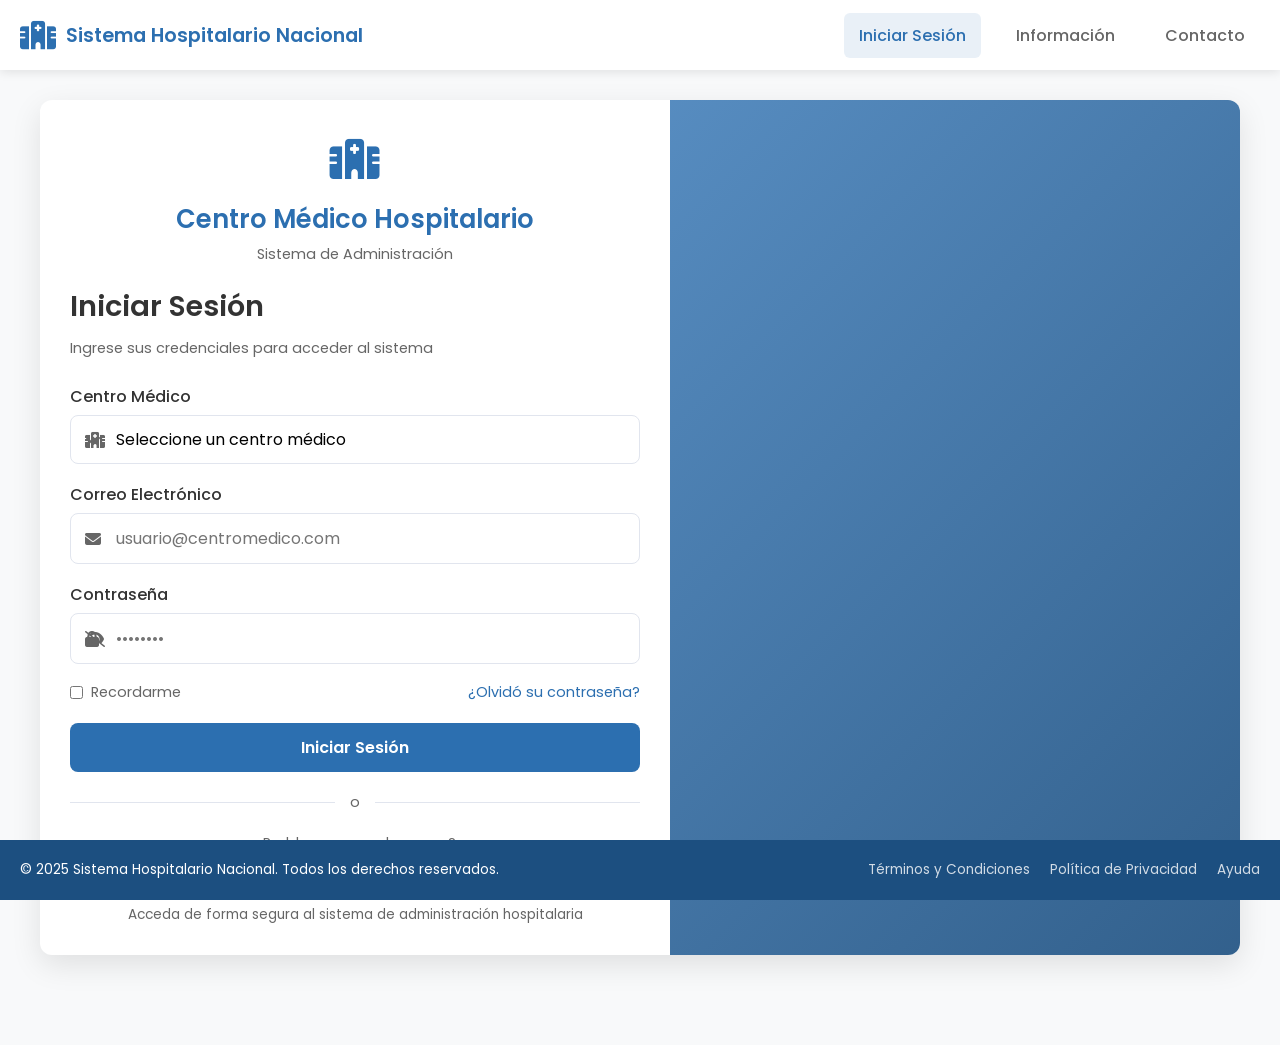
<file: html/index.html>
<!DOCTYPE html>
<html lang="es">
<head>
    <meta charset="UTF-8">
    <meta name="viewport" content="width=device-width, initial-scale=1.0">
    <title>Centro Médico Hospitalario - Inicio de Sesión</title>
    <link rel="stylesheet" href="../css/index.css">
    <link rel="stylesheet" href="https://cdnjs.cloudflare.com/ajax/libs/font-awesome/6.4.0/css/all.min.css">
</head>
<body>
    <!-- Header fijo -->
    <header class="main-header">
        <div class="header-container">
            <div class="header-logo">
                <i class="fas fa-hospital"></i>
                <span>Sistema Hospitalario Nacional</span>
            </div>
            <div class="header-nav">
                <a href="#" class="nav-item active">Iniciar Sesión</a>
                <a href="#" class="nav-item">Información</a>
                <a href="#" class="nav-item">Contacto</a>
            </div>
        </div>
    </header>

    <div class="main-content">
        <div class="container">
            <div class="login-container">
                <div class="branding">
                    <div class="logo">
                        <i class="fas fa-hospital"></i>
                    </div>
                    <h2>Centro Médico Hospitalario</h2>
                    <p>Sistema de Administración</p>
                </div>
                
                <div class="form-container">
                    <h1>Iniciar Sesión</h1>
                    <p class="subtitle">Ingrese sus credenciales para acceder al sistema</p>
                    
                    <form id="loginForm" action="#" method="post">
                        <div class="input-group">
                            <label for="centroMedico">Centro Médico</label>
                            <div class="input-field">
                                <i class="fas fa-hospital-alt"></i>
                                <select id="centroMedico" name="centroMedico" required>
                                    <option value="" disabled selected>Seleccione un centro médico</option>
                                    <!-- Los centros médicos serán cargados dinámicamente desde la API -->
                                </select>
                                <i class="fas fa-chevron-down select-arrow"></i>
                            </div>
                        </div>
                        
                        <div class="input-group">
                            <label for="email">Correo Electrónico</label>
                            <div class="input-field">
                                <i class="fas fa-envelope"></i>
                                <input type="email" id="email" name="email" placeholder="usuario@centromedico.com" required>
                            </div>
                        </div>
                        
                        <div class="input-group">
                            <label for="password">Contraseña</label>
                            <div class="input-field">
                                <i class="fas fa-lock"></i>
                                <input type="password" id="password" name="password" placeholder="••••••••" required>
                                <i class="fas fa-eye-slash toggle-password" id="togglePassword"></i>
                            </div>
                        </div>
                        
                        <div class="options">
                            <div class="remember-me">
                                <input type="checkbox" id="remember" name="remember">
                                <label for="remember">Recordarme</label>
                            </div>
                            <a href="#" class="forgot-password">¿Olvidó su contraseña?</a>
                        </div>
                        
                        <button type="submit" class="login-btn">Iniciar Sesión</button>
                    </form>
                    
                    <div class="separator">
                        <span>o</span>
                    </div>
                    
                    <div class="help-section">
                        <p>¿Problemas con el acceso?</p>
                        <a href="#" class="help-link">Contactar soporte técnico</a>
                    </div>
                </div>
                
                <div class="login-footer">
                    <p>Acceda de forma segura al sistema de administración hospitalaria</p>
                </div>
            </div>
            
            <div class="image-container">
                <div class="overlay"></div>
            </div>
        </div>
    </div>

    <!-- Footer fijo -->
    <footer class="main-footer">
        <div class="footer-container">
            <div class="footer-info">
                <p>&copy; 2025 Sistema Hospitalario Nacional. Todos los derechos reservados.</p>
            </div>
            <div class="footer-links">
                <a href="#">Términos y Condiciones</a>
                <a href="#">Política de Privacidad</a>
                <a href="#">Ayuda</a>
            </div>
        </div>
    </footer>

    <script>
        document.getElementById('togglePassword').addEventListener('click', function() {
            const passwordInput = document.getElementById('password');
            const icon = this;
            
            if (passwordInput.type === 'password') {
                passwordInput.type = 'text';
                icon.classList.remove('fa-eye-slash');
                icon.classList.add('fa-eye');
            } else {
                passwordInput.type = 'password';
                icon.classList.remove('fa-eye');
                icon.classList.add('fa-eye-slash');
            }
        });
    </script>
    
    <!-- Incluir el archivo de JavaScript para la validación del login -->
    <script src="../js/index.js"></script>
</body>
</html>
</file>
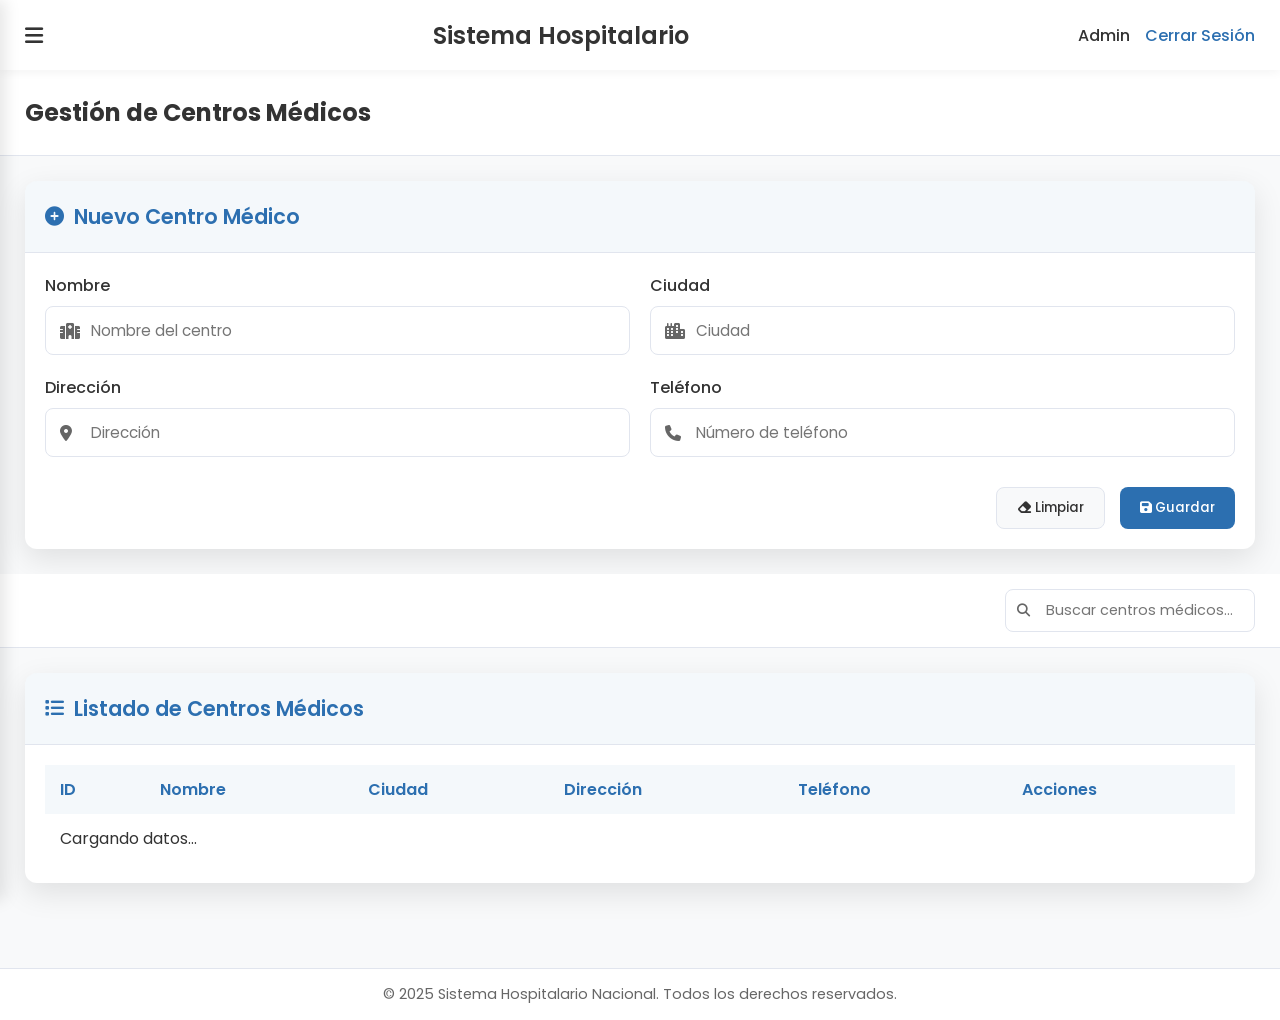
<file: html/centros-medicos.html>
<!DOCTYPE html>
<html lang="es">
<head>
  <meta charset="UTF-8" />
  <meta name="viewport" content="width=device-width, initial-scale=1.0" />
  <title>Gestión de Centros Médicos - Sistema Hospitalario</title>
  <link rel="stylesheet" href="/css/centros-medicos.css" />
  <link rel="stylesheet" href="https://cdnjs.cloudflare.com/ajax/libs/font-awesome/6.4.0/css/all.min.css" />
</head>
<body>
  <header>
    <div class="hamburger-menu">
      <button id="menu-toggle" aria-label="Menú principal">
        <i class="fas fa-bars"></i>
      </button>
    </div>
    <h1 class="site-title">Sistema Hospitalario</h1>
    <div class="user-info">
      <span class="user-name">Admin</span>
      <a href="#" class="logout-btn">Cerrar Sesión</a>
    </div>
  </header>

  <nav id="sidebar">
    <div class="sidebar-header">
      <button id="close-menu" aria-label="Cerrar menú">
        <i class="fas fa-times"></i>
      </button>
    </div>
    <ul>
      <li><a href="home.html"><i class="fas fa-home"></i> Inicio</a></li>
      <li><a href="medicos.html"><i class="fas fa-user-md"></i> Médicos</a></li>
      <li><a href="especialidades.html"><i class="fas fa-stethoscope"></i> Especialidades</a></li>
      <li><a href="centros-medicos.html" class="active"><i class="fas fa-hospital"></i> Centros Médicos</a></li>
      <li><a href="consultas.html"><i class="fas fa-notes-medical"></i> Consultas</a></li>
      <li><a href="clientes.html"><i class="fas fa-users"></i> Clientes</a></li>
      <li><a href="empleados.html"><i class="fas fa-id-badge"></i> Empleados</a></li>
    </ul>
  </nav>

  <div id="overlay"></div>

  <main class="main-content">
    <section class="content-header">
      <h1>Gestión de Centros Médicos</h1>
    </section>

    <!-- Formulario de centro médico -->
    <section class="form-section">
      <div class="card">
        <div class="card-header">
          <h2><i class="fas fa-plus-circle"></i> Nuevo Centro Médico</h2>
        </div>
        <form id="centroMedicoForm" class="form-grid">
          <input type="hidden" id="centroId" value="" />

          <div class="form-group">
            <label for="nombre">Nombre</label>
            <div class="input-icon">
              <i class="fas fa-hospital"></i>
              <input type="text" id="nombre" name="nombre" placeholder="Nombre del centro" required />
            </div>
          </div>

          <div class="form-group">
            <label for="ciudad">Ciudad</label>
            <div class="input-icon">
              <i class="fas fa-city"></i>
              <input type="text" id="ciudad" name="ciudad" placeholder="Ciudad" required />
            </div>
          </div>

          <div class="form-group">
            <label for="direccion">Dirección</label>
            <div class="input-icon">
              <i class="fas fa-map-marker-alt"></i>
              <input type="text" id="direccion" name="direccion" placeholder="Dirección" />
            </div>
          </div>

          <div class="form-group">
            <label for="telefono">Teléfono</label>
            <div class="input-icon">
              <i class="fas fa-phone"></i>
              <input type="tel" id="telefono" name="telefono" placeholder="Número de teléfono" />
            </div>
          </div>

          <div class="form-actions">
            <button type="button" id="btnLimpiar" class="btn btn-secondary">
              <i class="fas fa-eraser"></i> Limpiar
            </button>
            <button type="submit" class="btn btn-primary">
              <i class="fas fa-save"></i> Guardar
            </button>
          </div>
        </form>
      </div>
    </section>

    <!-- Búsqueda -->
    <div class="top-header">
      <div class="header-right">
        <div class="search-container">
          <input type="text" id="searchInput" placeholder="Buscar centros médicos..." />
          <button id="btnBuscar" class="search-btn">
            <i class="fas fa-search"></i>
          </button>
        </div>
      </div>
    </div>

    <!-- Tabla -->
    <section class="table-section">
      <div class="card">
        <div class="card-header">
          <h2><i class="fas fa-list"></i> Listado de Centros Médicos</h2>
        </div>
        <div class="table-responsive">
          <table id="tablaCentrosMedicos">
            <thead>
              <tr>
                <th>ID</th>
                <th>Nombre</th>
                <th>Ciudad</th>
                <th>Dirección</th>
                <th>Teléfono</th>
                <th>Acciones</th>
              </tr>
            </thead>
            <tbody>
              <tr><td colspan="6" class="text-center">Cargando datos...</td></tr>
            </tbody>
          </table>
        </div>
      </div>
    </section>
  </main>

  <!-- Notificación -->
  <div id="notificacion" class="notification"></div>

  <footer>
    <div class="footer-content">
      <p>&copy; 2025 Sistema Hospitalario Nacional. Todos los derechos reservados.</p>
    </div>
  </footer>

  <!-- Script general -->
  <script src="/js/centros-medicos.js"></script>
</body>
</html>
</file>
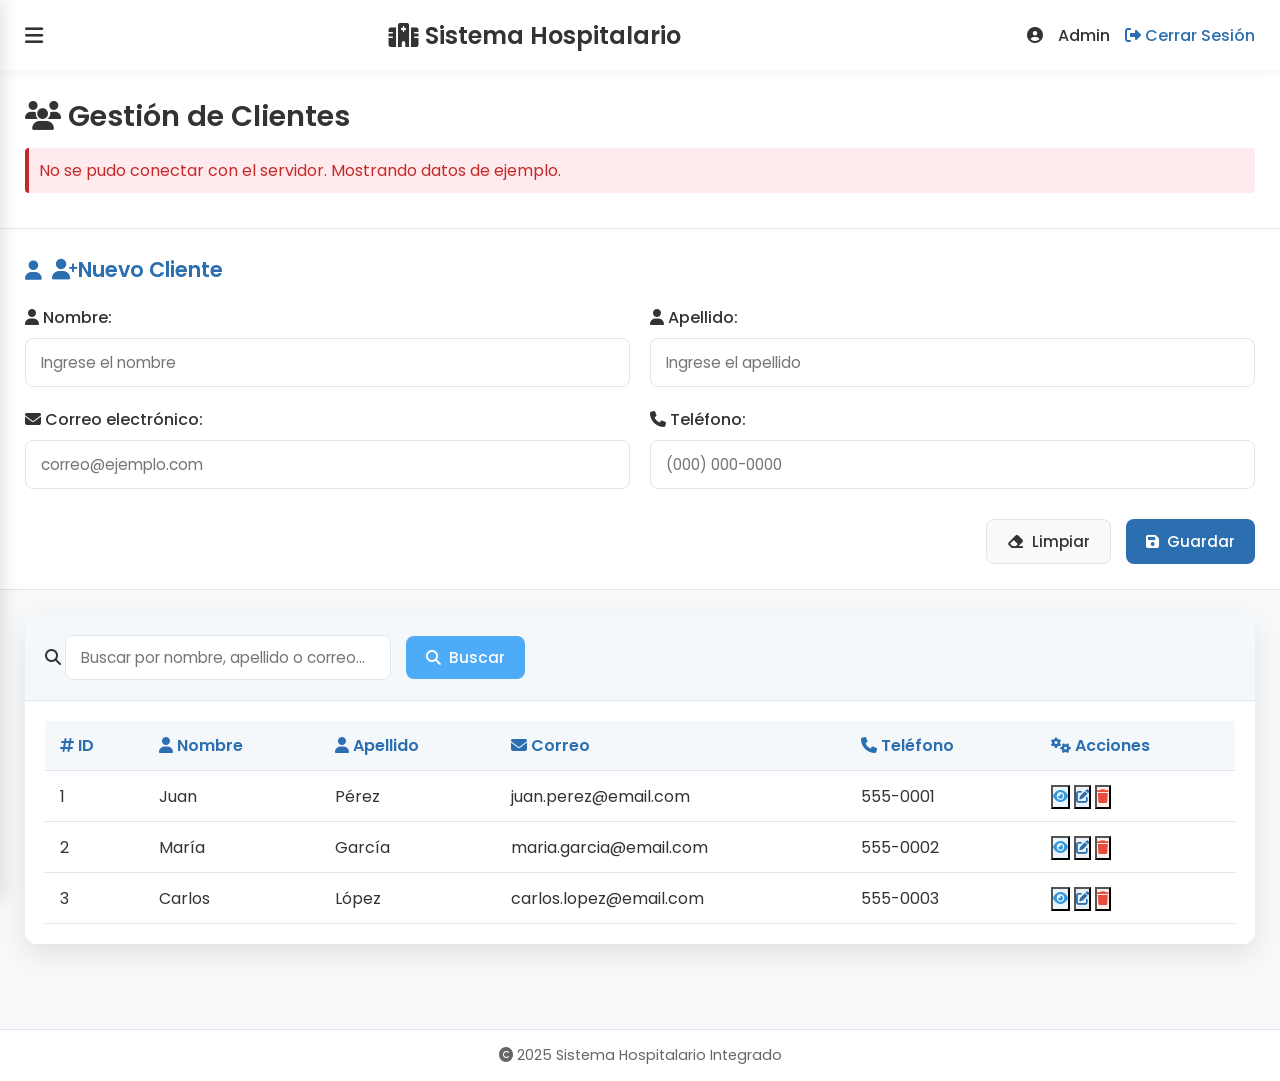
<file: html/clientes.html>
<!DOCTYPE html>
<html lang="es">
<head>
  <meta charset="UTF-8">
  <meta name="viewport" content="width=device-width, initial-scale=1.0">
  <title>Gestión de Clientes - Sistema Hospitalario</title>
  <link rel="stylesheet" href="/css/clientes.css">
  <link rel="stylesheet" href="https://cdnjs.cloudflare.com/ajax/libs/font-awesome/6.4.0/css/all.min.css">
</head>
<body>
  <header>
    <div class="hamburger-menu">
      <button id="menu-toggle" aria-label="Menú principal">
        <i class="fas fa-bars"></i>
      </button>
    </div>
    <h1 class="site-title">
      <i class="fas fa-hospital-alt"></i>
      Sistema Hospitalario
    </h1>
    <div class="user-info">
      <i class="fas fa-user-circle"></i>
      <span class="user-name">Admin</span>
      <a href="#" class="logout-btn">
        <i class="fas fa-sign-out-alt"></i>
        Cerrar Sesión
      </a>
    </div>
  </header>

  <nav id="sidebar">
    <div class="sidebar-header">
      <button id="close-menu" aria-label="Cerrar menú">
        <i class="fas fa-times"></i>
      </button>
    </div>
    <ul>
      <li>
        <a href="home.html">
          <i class="fas fa-home"></i>
          <span>Inicio</span>
        </a>
      </li>
      <li>
        <a href="/html/medicos.html">
          <i class="fas fa-user-md"></i>
          <span>Médicos</span>
        </a>
      </li>
      <li>
        <a href="/html/especialidades.html">
          <i class="fas fa-stethoscope"></i>
          <span>Especialidades</span>
        </a>
      </li>
      <li>
        <a href="/html/centros-medicos.html">
          <i class="fas fa-hospital"></i>
          <span>Centros Médicos</span>
        </a>
      </li>
      <li>
        <a href="/html/consultas.html">
          <i class="fas fa-calendar-check"></i>
          <span>Consultas</span>
        </a>
      </li>
      <li>
        <a href="/html/clientes.html" class="active">
          <i class="fas fa-users"></i>
          <span>Clientes</span>
        </a>
      </li>
      <li>
        <a href="/html/empleados.html">
          <i class="fas fa-id-badge"></i>
          <span>Empleados</span>
        </a>
      </li>
    </ul>
  </nav>
  
  <div id="overlay"></div>
  
  <main>
    <section class="content-header">
      <h1>
        <i class="fas fa-users"></i>
        Gestión de Clientes
      </h1>
    </section>

    <div class="content-layout">
      <!-- Formulario para agregar/editar cliente -->
      <section class="form-section">
        <h2 id="formTitle">
          <i class="fas fa-user-plus"></i>
          Nuevo Cliente
        </h2>
        <form id="clienteForm">
          <input type="hidden" id="clienteId" value="">
          
          <div class="form-group">
            <label for="nombre">
              <i class="fas fa-user"></i>
              Nombre:
            </label>
            <input type="text" id="nombre" name="nombre" required placeholder="Ingrese el nombre">
          </div>
          
          <div class="form-group">
            <label for="apellido">
              <i class="fas fa-user"></i>
              Apellido:
            </label>
            <input type="text" id="apellido" name="apellido" required placeholder="Ingrese el apellido">
          </div>
          
          <div class="form-group">
            <label for="correo">
              <i class="fas fa-envelope"></i>
              Correo electrónico:
            </label>
            <input type="email" id="correo" name="correo" placeholder="correo@ejemplo.com">
          </div>
          
          <div class="form-group">
            <label for="telefono">
              <i class="fas fa-phone"></i>
              Teléfono:
            </label>
            <input type="tel" id="telefono" name="telefono" placeholder="(000) 000-0000">
          </div>
          
          <div class="form-buttons">
            <button type="button" id="btnLimpiar" class="btn btn-cancel">
              <i class="fas fa-eraser"></i>
              Limpiar
            </button>
            <button type="submit" class="btn btn-submit">
              <i class="fas fa-save"></i>
              Guardar
            </button>
          </div>
        </form>
      </section>

      <!-- Sección de datos (tabla) -->
      <section class="data-section">
        <!-- Sección de búsqueda y filtros -->
        <div class="search-container">
          <div class="search-input-wrapper">
            <i class="fas fa-search search-icon"></i>
            <input type="text" id="searchInput" placeholder="Buscar por nombre, apellido o correo...">
          </div>
          <button id="btnBuscar" class="btn btn-search">
            <i class="fas fa-search"></i>
            Buscar
          </button>
        </div>

        <!-- Tabla de clientes -->
        <div class="table-container">
          <table id="tablaClientes">
            <thead>
              <tr>
                <th>
                  <i class="fas fa-hashtag"></i>
                  ID
                </th>
                <th>
                  <i class="fas fa-user"></i>
                  Nombre
                </th>
                <th>
                  <i class="fas fa-user"></i>
                  Apellido
                </th>
                <th>
                  <i class="fas fa-envelope"></i>
                  Correo
                </th>
                <th>
                  <i class="fas fa-phone"></i>
                  Teléfono
                </th>
                <th>
                  <i class="fas fa-cogs"></i>
                  Acciones
                </th>
              </tr>
            </thead>
            <tbody>
              <!-- Los datos se cargarán dinámicamente con JS -->
            </tbody>
          </table>
        </div>
      </section>
    </div>
  </main>

  <!-- Modal para ver detalles de cliente -->
  <div id="clienteModal" class="modal">
    <div class="modal-content">
      <span class="close">&times;</span>
      <h2>
        <i class="fas fa-user-circle"></i>
        Detalles del Cliente
      </h2>
      <div id="clienteDetails">
        <div class="detail-row">
          <span class="detail-label">
            <i class="fas fa-id-card"></i>
            Nombre Completo:
          </span>
          <span id="detailNombreCompleto" class="detail-value"></span>
        </div>
        <div class="detail-row">
          <span class="detail-label">
            <i class="fas fa-envelope"></i>
            Correo electrónico:
          </span>
          <span id="detailCorreo" class="detail-value"></span>
        </div>
        <div class="detail-row">
          <span class="detail-label">
            <i class="fas fa-phone"></i>
            Teléfono:
          </span>
          <span id="detailTelefono" class="detail-value"></span>
        </div>
        <div class="detail-row">
          <span class="detail-label">
            <i class="fas fa-clock"></i>
            Última consulta:
          </span>
          <span id="detailUltimaConsulta" class="detail-value"></span>
        </div>
        <div class="detail-row">
          <span class="detail-label">
            <i class="fas fa-history"></i>
            Historial de consultas:
          </span>
          <div id="detailHistorial" class="detail-value">
            <table id="tablaHistorialConsultas" class="detail-table">
              <thead>
                <tr>
                  <th>
                    <i class="fas fa-calendar"></i>
                    Fecha
                  </th>
                  <th>
                    <i class="fas fa-user-md"></i>
                    Médico
                  </th>
                  <th>
                    <i class="fas fa-diagnoses"></i>
                    Diagnóstico
                  </th>
                </tr>
              </thead>
              <tbody>
                <!-- Se cargará dinámicamente -->
              </tbody>
            </table>
          </div>
        </div>
      </div>
    </div>
  </div>

  <footer>
    <div class="footer-content">
      <p>
        <i class="fas fa-copyright"></i>
        2025 Sistema Hospitalario Integrado
      </p>
    </div>
  </footer>

  <script src="/js/clientes.js"></script>
</body>
</html>
</file>
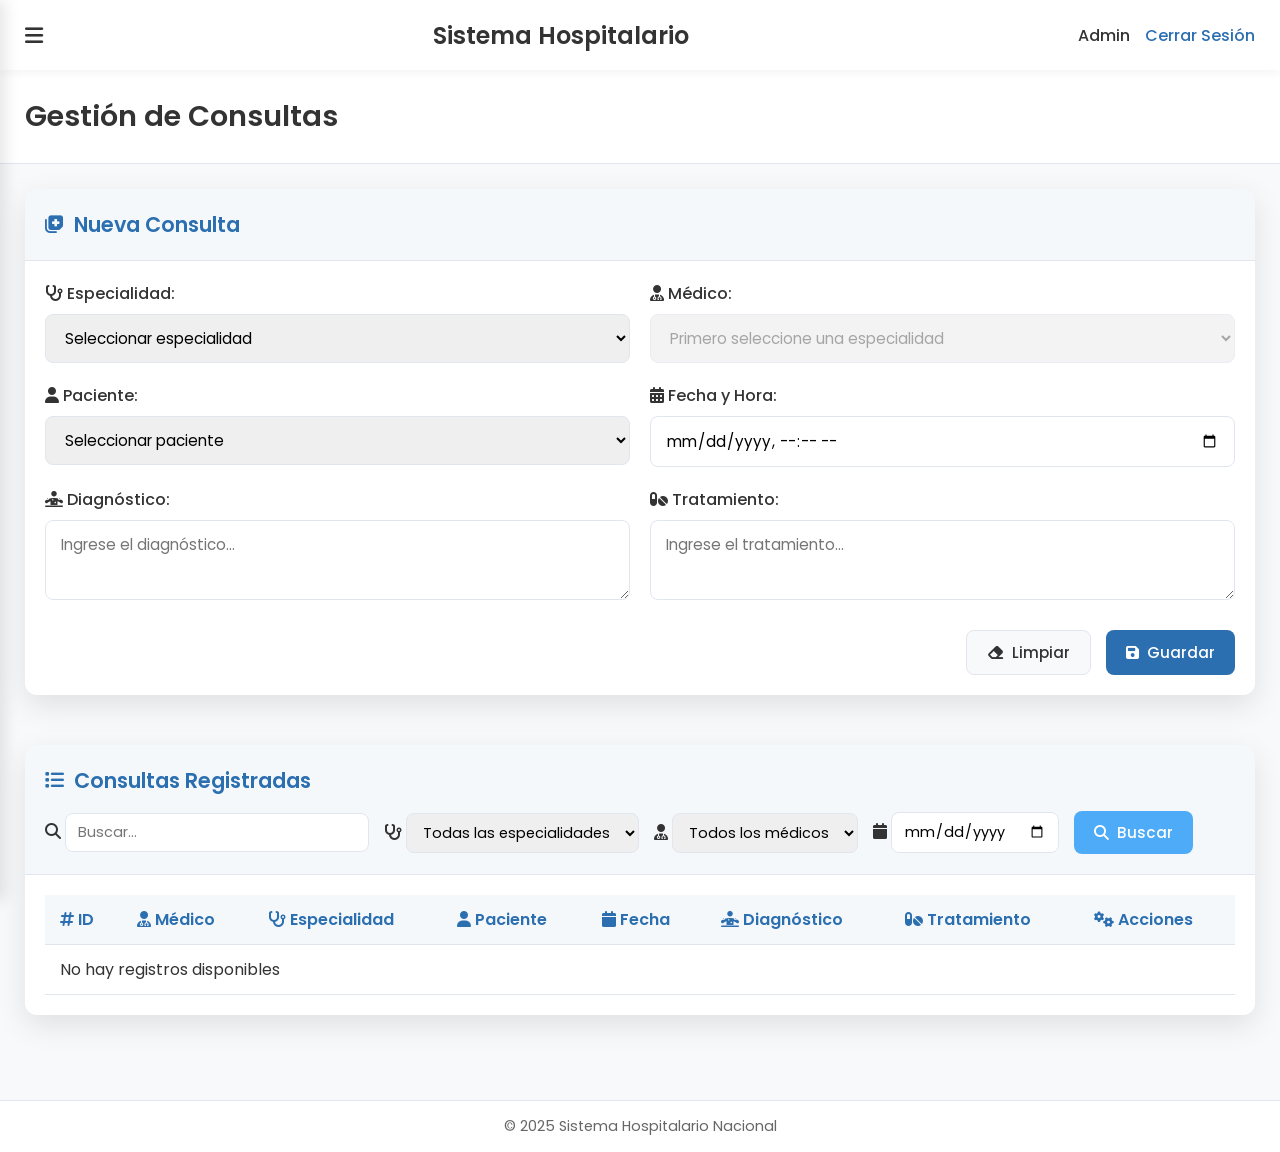
<file: html/consultas.html>
<!DOCTYPE html>
<html lang="es">
<head>
  <meta charset="UTF-8" />
  <meta name="viewport" content="width=device-width, initial-scale=1.0" />
  <title>Gestión de Consultas - Sistema Hospitalario</title>
  <link rel="stylesheet" href="/css/consultas.css" />
  <link rel="stylesheet" href="https://cdnjs.cloudflare.com/ajax/libs/font-awesome/6.4.0/css/all.min.css" />
</head>
<body>
  <header>
    <div class="hamburger-menu">
      <button id="menu-toggle" aria-label="Menú principal">
        <i class="fas fa-bars"></i>
      </button>
    </div>
    <h1 class="site-title">Sistema Hospitalario</h1>
    <div class="user-info">
      <span class="user-name">Admin</span>
      <a href="#" class="logout-btn">Cerrar Sesión</a>
    </div>
  </header>

  <nav id="sidebar">
    <div class="sidebar-header">
      <button id="close-menu" aria-label="Cerrar menú">
        <i class="fas fa-times"></i>
      </button>
    </div>
    <ul>
      <li>
        <a href="home.html">
          <i class="fas fa-home"></i>
          <span>Inicio</span>
        </a>
      </li>
      <li>
        <a href="medicos.html">
          <i class="fas fa-user-md"></i>
          <span>Médicos</span>
        </a>
      </li>
      <li>
        <a href="especialidades.html">
          <i class="fas fa-stethoscope"></i>
          <span>Especialidades</span>
        </a>
      </li>
      <li>
        <a href="centros-medicos.html">
          <i class="fas fa-hospital"></i>
          <span>Centros Médicos</span>
        </a>
      </li>
      <li>
        <a href="consultas.html" class="active">
          <i class="fas fa-notes-medical"></i>
          <span>Consultas</span>
        </a>
      </li>
      <li>
        <a href="clientes.html">
          <i class="fas fa-users"></i>
          <span>Clientes</span>
        </a>
      </li>
      <li>
        <a href="empleados.html">
          <i class="fas fa-id-badge"></i>
          <span>Empleados</span>
        </a>
      </li>
    </ul>
  </nav>

  <div id="overlay"></div>

  <main class="main-content">
    <section class="content-header">
      <h1>Gestión de Consultas</h1>
    </section>

    <div class="content-wrapper">
      <!-- Formulario -->
      <section class="form-section">
        <div class="card">
          <div class="card-header">
            <h2 id="formTitle"><i class="fas fa-notes-medical"></i> Nueva Consulta</h2>
          </div>
          <form id="consultaForm" class="form-grid">
            <input type="hidden" id="consultaId" />

            <div class="form-group">
              <label for="especialidad">
                <i class="fas fa-stethoscope"></i> Especialidad:
              </label>
              <select id="especialidad" required></select>
            </div>

            <div class="form-group">
              <label for="medico">
                <i class="fas fa-user-md"></i> Médico:
              </label>
              <select id="medico" required></select>
            </div>

            <div class="form-group">
              <label for="cliente">
                <i class="fas fa-user"></i> Paciente:
              </label>
              <select id="cliente" required></select>
            </div>

            <div class="form-group">
              <label for="fechaConsulta">
                <i class="fas fa-calendar-alt"></i> Fecha y Hora:
              </label>
              <input type="datetime-local" id="fechaConsulta" required />
            </div>

            <div class="form-group">
              <label for="diagnostico">
                <i class="fas fa-diagnoses"></i> Diagnóstico:
              </label>
              <textarea id="diagnostico" rows="2" placeholder="Ingrese el diagnóstico..."></textarea>
            </div>

            <div class="form-group">
              <label for="tratamiento">
                <i class="fas fa-pills"></i> Tratamiento:
              </label>
              <textarea id="tratamiento" rows="2" placeholder="Ingrese el tratamiento..."></textarea>
            </div>

            <div class="form-actions">
              <button type="button" id="btnLimpiar" class="btn btn-secondary">
                <i class="fas fa-eraser"></i> Limpiar
              </button>
              <button type="submit" class="btn btn-primary">
                <i class="fas fa-save"></i> Guardar
              </button>
            </div>
          </form>
        </div>
      </section>

      <!-- Tabla -->
      <section class="table-section">
        <div class="card">
          <div class="card-header">
            <h2><i class="fas fa-list"></i> Consultas Registradas</h2>
            <div class="filters">
              <div class="filter-group">
                <i class="fas fa-search"></i>
                <input type="text" id="searchInput" placeholder="Buscar..." />
              </div>
              <div class="filter-group">
                <i class="fas fa-stethoscope"></i>
                <select id="filterEspecialidad"></select>
              </div>
              <div class="filter-group">
                <i class="fas fa-user-md"></i>
                <select id="filterMedico"></select>
              </div>
              <div class="filter-group">
                <i class="fas fa-calendar"></i>
                <input type="date" id="filterFecha" />
              </div>
              <button id="btnBuscar" class="btn btn-search">
                <i class="fas fa-search"></i> Buscar
              </button>
            </div>
          </div>
          <div class="table-responsive">
            <table id="tablaConsultas">
              <thead>
                <tr>
                  <th><i class="fas fa-hashtag"></i> ID</th>
                  <th><i class="fas fa-user-md"></i> Médico</th>
                  <th><i class="fas fa-stethoscope"></i> Especialidad</th>
                  <th><i class="fas fa-user"></i> Paciente</th>
                  <th><i class="fas fa-calendar"></i> Fecha</th>
                  <th><i class="fas fa-diagnoses"></i> Diagnóstico</th>
                  <th><i class="fas fa-pills"></i> Tratamiento</th>
                  <th><i class="fas fa-cogs"></i> Acciones</th>
                </tr>
              </thead>
              <tbody>
                <tr><td colspan="8" class="text-center">Cargando datos...</td></tr>
              </tbody>
            </table>
          </div>
        </div>
      </section>
    </div>
  </main>

  <!-- Modal -->
  <div id="consultaModal" class="modal">
    <div class="modal-content">
      <span class="close">&times;</span>
      <h2><i class="fas fa-notes-medical"></i> Detalles de la Consulta</h2>
      <div id="consultaDetails"></div>
    </div>
  </div>

  <!-- Footer -->
  <footer>
    <div class="footer-content">
      <p>&copy; 2025 Sistema Hospitalario Nacional</p>
    </div>
  </footer>

  <!-- JS -->
  <script src="/js/consultas.js"></script>
</body>
</html>
</file>
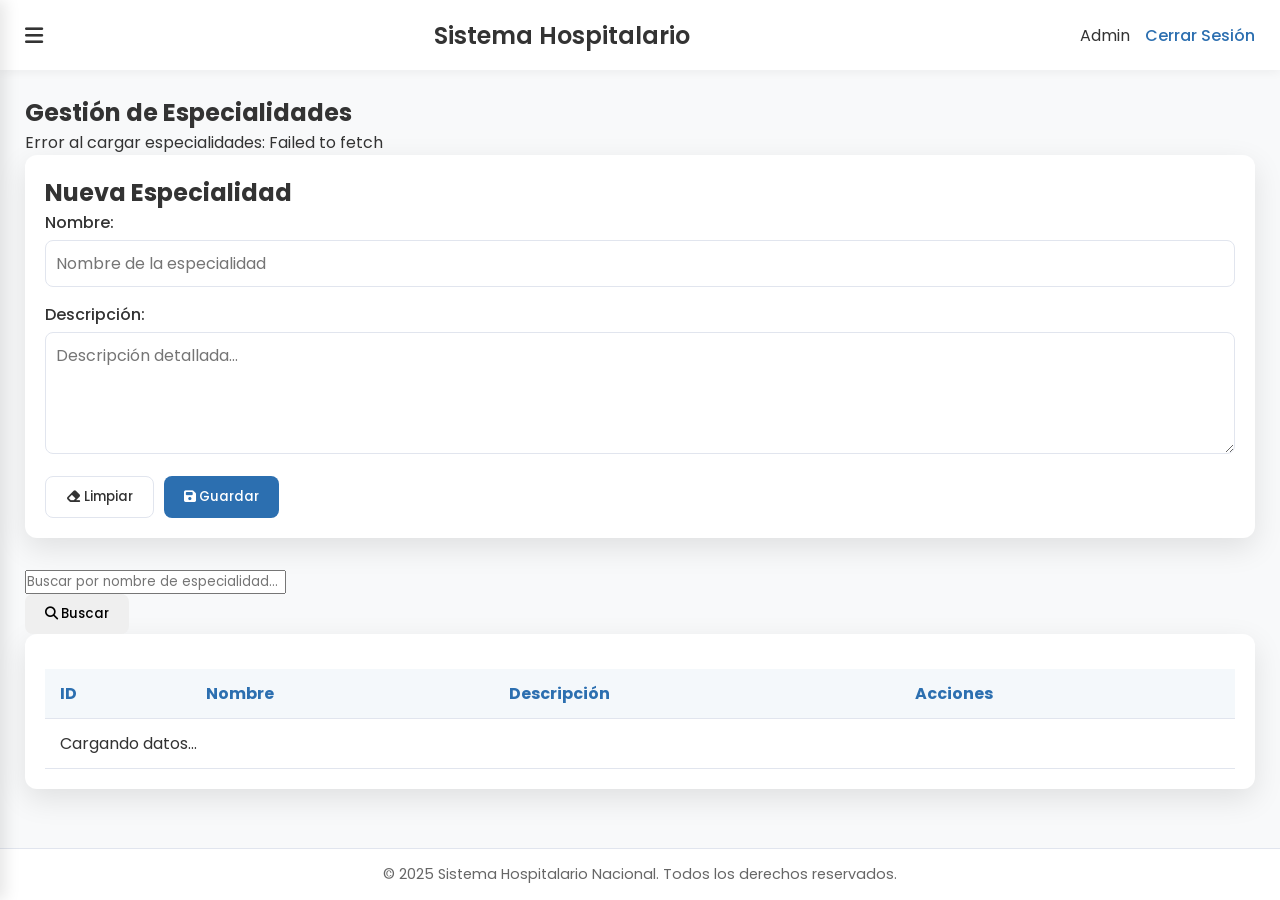
<file: html/especialidades.html>
<!DOCTYPE html>
<html lang="es">
<head>
  <meta charset="UTF-8" />
  <meta name="viewport" content="width=device-width, initial-scale=1.0"/>
  <title>Gestión de Especialidades - Sistema Hospitalario</title>
  <link rel="stylesheet" href="/css/especialidades.css" />
  <link rel="stylesheet" href="https://cdnjs.cloudflare.com/ajax/libs/font-awesome/6.4.0/css/all.min.css" />
</head>
<body>
  <header>
    <div class="hamburger-menu">
      <button id="menu-toggle" aria-label="Menú principal">
        <i class="fas fa-bars"></i>
      </button>
    </div>
    <h1 class="site-title">Sistema Hospitalario</h1>
    <div class="user-info">
      <span class="user-name">Admin</span>
      <a href="#" class="logout-btn">Cerrar Sesión</a>
    </div>
  </header>

  <nav id="sidebar">
    <div class="sidebar-header">
      <button id="close-menu" aria-label="Cerrar menú">
        <i class="fas fa-times"></i>
      </button>
    </div>
    <ul>
      <li><a href="home.html"><i class="fas fa-home"></i> Inicio</a></li>
      <li><a href="medicos.html"><i class="fas fa-user-md"></i> Médicos</a></li>
      <li><a href="especialidades.html" class="active"><i class="fas fa-stethoscope"></i> Especialidades</a></li>
      <li><a href="centros-medicos.html"><i class="fas fa-hospital"></i> Centros Médicos</a></li>
      <li><a href="consultas.html"><i class="fas fa-notes-medical"></i> Consultas</a></li>
      <li><a href="clientes.html"><i class="fas fa-users"></i> Clientes</a></li>
      <li><a href="empleados.html"><i class="fas fa-id-badge"></i> Empleados</a></li>
    </ul>
  </nav>

  <div id="overlay"></div>

  <main>
    <section class="content-header">
      <h1>Gestión de Especialidades</h1>
    </section>

    <section class="form-section">
      <h2>Nueva Especialidad</h2>
      <form id="especialidadForm">
        <input type="hidden" id="especialidadId" value="" />

        <div class="form-group">
          <label for="nombre">Nombre:</label>
          <input type="text" id="nombre" name="nombre" placeholder="Nombre de la especialidad" required />
        </div>

        <div class="form-group">
          <label for="descripcion">Descripción:</label>
          <textarea id="descripcion" name="descripcion" rows="4" placeholder="Descripción detallada..."></textarea>
        </div>

        <div class="form-buttons">
          <button type="button" id="btnLimpiar" class="btn btn-cancel">
            <i class="fas fa-eraser"></i> Limpiar
          </button>
          <button type="submit" class="btn btn-submit">
            <i class="fas fa-save"></i> Guardar
          </button>
        </div>
      </form>
    </section>

    <div class="search-section">
      <div class="search-input-container">
        <input type="text" id="searchInput" placeholder="Buscar por nombre de especialidad..." />
      </div>
      <div class="search-button-container">
        <button id="btnBuscar" class="btn btn-search">
          <i class="fas fa-search"></i> Buscar
        </button>
      </div>
    </div>

    <div class="table-container">
      <table id="tablaEspecialidades">
        <thead>
          <tr>
            <th>ID</th>
            <th>Nombre</th>
            <th>Descripción</th>
            <th>Acciones</th>
          </tr>
        </thead>
        <tbody>
          <tr><td colspan="4" class="text-center">Cargando datos...</td></tr>
        </tbody>
      </table>
    </div>
  </main>

  <footer>
    <div class="footer-content">
      <p>&copy; 2025 Sistema Hospitalario Nacional. Todos los derechos reservados.</p>
    </div>
  </footer>

  <script src="/js/especialidades.js"></script>
</body>
</html>
</file>
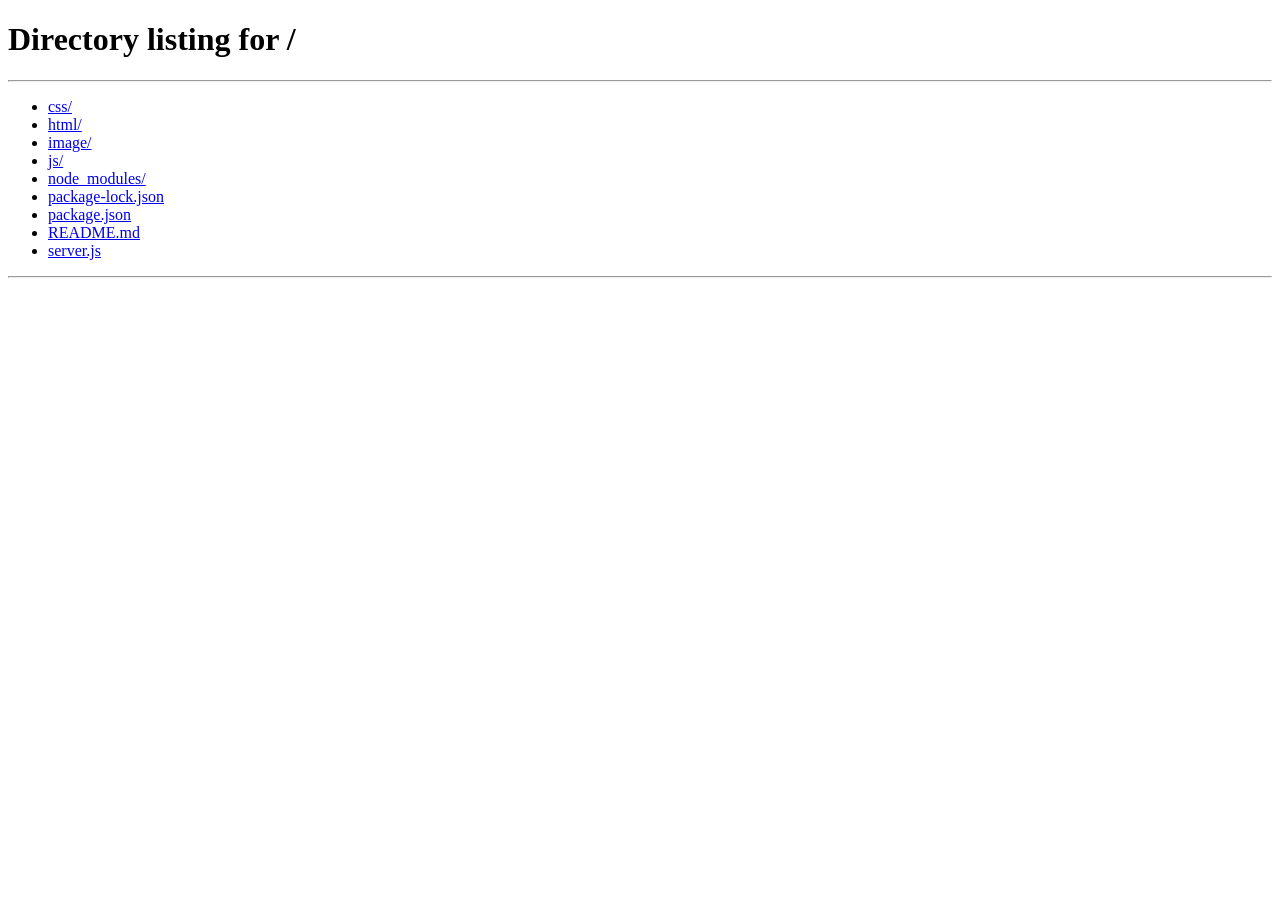
<file: html/home.html>
<!DOCTYPE html>
<html lang="es">
<head>
  <meta charset="UTF-8">
  <meta name="viewport" content="width=device-width, initial-scale=1.0">
  <title>Centro Médico Hospitalario - Panel de Control</title>
  <link rel="stylesheet" href="/css/home.css">
  <link rel="stylesheet" href="https://cdnjs.cloudflare.com/ajax/libs/font-awesome/6.4.0/css/all.min.css">
</head>
<body>
  <header>
    <div class="hamburger-menu">
      <button id="menu-toggle" aria-label="Menú principal">
        <i class="fas fa-bars"></i>
      </button>
    </div>
    <h1 class="site-title">Sistema Hospitalario Nacional</h1>
    <div class="user-info">
      <span class="user-name">Dr. Admin</span>
      <a href="#" class="logout-btn">Cerrar Sesión</a>
    </div>
  </header>

  <nav id="sidebar">
    <div class="sidebar-header">
      <button id="close-menu" aria-label="Cerrar menú">
        <i class="fas fa-times"></i>
      </button>
    </div>
    <ul>
      <li><a href="home.html" class="active">Inicio</a></li>
      <li><a href="/html/medicos.html">Médicos</a></li>
      <li><a href="/html/especialidades.html">Especialidades</a></li>
      <li><a href="/html/centros-medicos.html">Centros Médicos</a></li>
      <li><a href="/html/consultas.html">Consultas</a></li>
      <li><a href="/html/clientes.html">Clientes</a></li>
      <li><a href="/html/empleados.html">Empleados</a></li>
    </ul>
  </nav>
 
  <div id="overlay"></div>
  
  <main>
    <section class="hero">
      <h1>Sistema de Gestión Hospitalaria</h1>
      <p>Plataforma integrada para la administración eficiente de múltiples centros médicos en una red hospitalaria unificada</p>
    </section>
    
    <section class="dashboard">
      <h2>Panel de Control</h2>
      <div class="dashboard-stats">
        <div class="stat-card">
          <h3>Centros Médicos</h3>
          <div id="centros-count" class="stat-value">Cargando...</div>
        </div>
        <div class="stat-card">
          <h3>Médicos</h3>
          <div id="medicos-count" class="stat-value">Cargando...</div>
        </div>
        <div class="stat-card">
          <h3>Especialidades</h3>
          <div id="especialidades-count" class="stat-value">Cargando...</div>
        </div>
        <div class="stat-card">
          <h3>Consultas</h3>
          <div id="consultas-count" class="stat-value">Cargando...</div>
        </div>
      </div>
    </section>
    
    <section class="quick-links">
      <h2>Accesos Rápidos</h2>
      <div class="cards-container">
        <div class="action-card">
          <div class="action-card-icon">
            <i class="fas fa-calendar-plus"></i>
          </div>
          <h3>Programar Consulta</h3>
          <p>Crea una nueva consulta médica asignando médico, paciente y horario</p>
          <a href="/html/consultas.html" class="action-btn">Crear Consulta</a>
        </div>
        
        <div class="action-card">
          <div class="action-card-icon">
            <i class="fas fa-user-plus"></i>
          </div>
          <h3>Registrar Paciente</h3>
          <p>Añade un nuevo paciente al sistema hospitalario</p>
          <a href="/html/clientes.html" class="action-btn">Añadir Paciente</a>
        </div>
        
        <div class="action-card">
          <div class="action-card-icon">
            <i class="fas fa-file-medical-alt"></i>
          </div>
          <h3>Reportes Médicos</h3>
          <p>Accede a informes y estadísticas sobre la actividad del centro médico</p>
          <a href="#" class="action-btn">Ver Reportes</a>
        </div>
      </div>
    </section>
  </main>
  
  <footer>
    <div class="footer-content">
      <p>&copy; 2025 Sistema Hospitalario Nacional. Todos los derechos reservados.</p>
    </div>
  </footer>

  <script src="/js/home.js"></script>
</body>
</html>
</file>
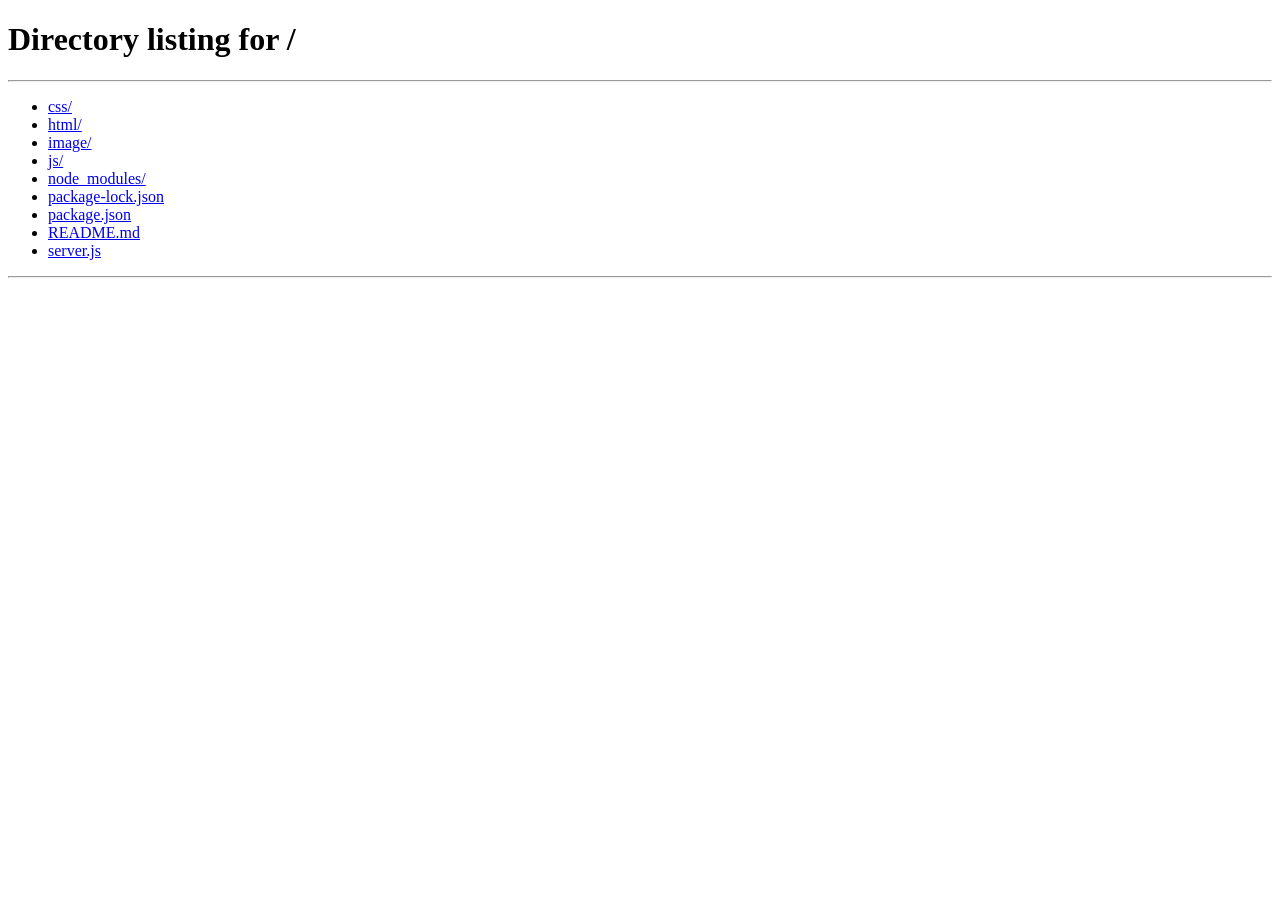
<file: html/medicos.html>
<!DOCTYPE html>
<html lang="es">
<head>
  <meta charset="UTF-8">
  <meta name="viewport" content="width=device-width, initial-scale=1.0">
  <title>Gestión de Médicos - Sistema Hospitalario</title>
  <link rel="stylesheet" href="/css/medicos.css">
  <link rel="stylesheet" href="https://cdnjs.cloudflare.com/ajax/libs/font-awesome/6.4.0/css/all.min.css">
</head>
<body>
  <header>
    <div class="hamburger-menu">
      <button id="menu-toggle" aria-label="Menú principal">
        <i class="fas fa-bars"></i>
      </button>
    </div>
    <h1 class="site-title">Gestión de Médicos</h1>
    <div class="user-info">
      <span class="user-name">Dr. Admin</span>
      <a href="#" class="logout-btn">Cerrar Sesión</a>
    </div>
  </header>

  <nav id="sidebar">
    <div class="sidebar-header">
      <button id="close-menu" aria-label="Cerrar menú">
        <i class="fas fa-times"></i>
      </button>
    </div>
    <ul>
      <li><a href="home.html">Inicio</a></li>
      <li><a href="/html/medicos.html" class="active">Médicos</a></li>
      <li><a href="/html/especialidades.html">Especialidades</a></li>
      <li><a href="/html/centros-medicos.html">Centros Médicos</a></li>
      <li><a href="/html/consultas.html">Consultas</a></li>
      <li><a href="/html/clientes.html">Clientes</a></li>
      <li><a href="/html/empleados.html">Empleados</a></li>
    </ul>
  </nav>

  <div id="overlay"></div>

  <main class="main-content">
    <!-- Encabezado con buscador -->
    <div class="top-header">
      <div class="header-right">
        <div class="search-container">
          <input type="text" id="searchInput" placeholder="Buscar médicos...">
          <button id="btnBuscar" class="search-btn">
            <i class="fas fa-search"></i>
          </button>
        </div>
      </div>
    </div>

    <!-- Contenido Principal de Gestión -->
    <div class="content-wrapper">
      <!-- Formulario de Médicos -->
      <section class="form-section">
        <div class="card">
          <div class="card-header">
            <h2 id="formTitle">
              <i class="fas fa-user-plus"></i> Nuevo Médico
            </h2>
          </div>
          <form id="medicoForm" class="form-grid">
            <input type="hidden" id="medicoId" value="">

            <div class="form-group">
              <label for="nombre">Nombre</label>
              <div class="input-icon">
                <i class="fas fa-user"></i>
                <input type="text" id="nombre" name="nombre" placeholder="Nombre del médico" required>
              </div>
            </div>

            <div class="form-group">
              <label for="apellido">Apellido</label>
              <div class="input-icon">
                <i class="fas fa-user"></i>
                <input type="text" id="apellido" name="apellido" placeholder="Apellido del médico" required>
              </div>
            </div>

            <div class="form-group">
              <label for="especialidad">Especialidad</label>
              <div class="input-icon">
                <i class="fas fa-stethoscope"></i>
                <select id="especialidad" name="especialidad" required>
                  <option value="">Seleccionar especialidad</option>
                </select>
              </div>
            </div>

            <div class="form-group">
              <label for="centro">Centro Médico</label>
              <div class="input-icon">
                <i class="fas fa-hospital"></i>
                <select id="centro" name="centro" required>
                  <option value="">Seleccionar centro médico</option>
                </select>
              </div>
            </div>

            <div class="form-group">
              <label for="email">Email</label>
              <div class="input-icon">
                <i class="fas fa-envelope"></i>
                <input type="email" id="email" name="email" placeholder="Correo electrónico" required>
              </div>
            </div>

            <div class="form-group">
              <label for="telefono">Teléfono</label>
              <div class="input-icon">
                <i class="fas fa-phone"></i>
                <input type="tel" id="telefono" name="telefono" placeholder="Número de teléfono" required>
              </div>
            </div>

            <div class="form-actions">
              <button type="button" id="btnLimpiar" class="btn btn-secondary">
                <i class="fas fa-eraser"></i> Limpiar
              </button>
              <button type="submit" class="btn btn-primary">
                <i class="fas fa-save"></i> Guardar
              </button>
            </div>
          </form>
        </div>
      </section>

      <!-- Tabla de Médicos -->
      <section class="table-section">
        <div class="card">
          <div class="card-header">
            <h2><i class="fas fa-list"></i> Listado de Médicos</h2>
          </div>
          <div class="table-responsive">
            <table id="tablaMedicos">
              <thead>
                <tr>
                  <th>ID</th>
                  <th>Nombre Completo</th>
                  <th>Especialidad</th>
                  <th>Centro Médico</th>
                  <th>Email</th>
                  <th>Teléfono</th>
                  <th>Acciones</th>
                </tr>
              </thead>
              <tbody>
                <tr>
                  <td colspan="7" class="text-center">Cargando datos...</td>
                </tr>
              </tbody>
            </table>
          </div>
        </div>
      </section>
    </div>
  </main>

  <!-- Notificación -->
  <div id="notificacion" class="notification"></div>

  <footer>
    <div class="footer-content">
      <p>&copy; 2025 Sistema Hospitalario Nacional. Todos los derechos reservados.</p>
    </div>
  </footer>

  <script src="/js/medicos.js"></script>
</body>
</html>
</file>
<file: css/index.css>
/* Importar fuentes de Google */
@import url('https://fonts.googleapis.com/css2?family=Poppins:wght@300;400;500;600;700&display=swap');

/* Variables globales */
:root {
    --primary-color: #2c6fb0;
    --secondary-color: #1c4f80;
    --accent-color: #4dabf7;
    --text-color: #333;
    --text-light: #666;
    --background-color: #f8f9fa;
    --white: #ffffff;
    --error-color: #e74c3c;
    --success-color: #27ae60;
    --shadow: 0 10px 30px rgba(0, 0, 0, 0.1);
    --border-radius: 12px;
    --border-color: #e1e5ee;
    --header-height: 70px;
    --footer-height: 60px;
}

/* Estilos generales */
* {
    margin: 0;
    padding: 0;
    box-sizing: border-box;
    font-family: 'Poppins', sans-serif;
}

body {
    background-color: var(--background-color);
    color: var(--text-color);
    min-height: 100vh;
    display: flex;
    flex-direction: column;
    position: relative;
}

/* Header fijo */
.main-header {
    background-color: var(--white);
    height: var(--header-height);
    box-shadow: 0 2px 10px rgba(0, 0, 0, 0.1);
    position: fixed;
    top: 0;
    left: 0;
    width: 100%;
    z-index: 1000;
}

.header-container {
    max-width: 1400px;
    margin: 0 auto;
    height: 100%;
    display: flex;
    justify-content: space-between;
    align-items: center;
    padding: 0 20px;
}

.header-logo {
    display: flex;
    align-items: center;
    font-size: 1.2rem;
    font-weight: 600;
    color: var(--primary-color);
}

.header-logo i {
    font-size: 1.8rem;
    margin-right: 10px;
}

.header-nav {
    display: flex;
    gap: 20px;
}

.nav-item {
    color: var(--text-light);
    text-decoration: none;
    font-weight: 500;
    padding: 10px 15px;
    border-radius: 6px;
    transition: all 0.3s ease;
}

.nav-item:hover {
    color: var(--primary-color);
    background-color: rgba(44, 111, 176, 0.1);
}

.nav-item.active {
    color: var(--primary-color);
    background-color: rgba(44, 111, 176, 0.1);
}

/* Contenido principal */
.main-content {
    padding: calc(var(--header-height) + 30px) 20px calc(var(--footer-height) + 30px);
    flex: 1;
    display: flex;
    justify-content: center;
    align-items: center;
}

/* Contenedor principal */
.container {
    display: flex;
    max-width: 1200px;
    width: 100%;
    min-height: 600px;
    background-color: var(--white);
    border-radius: var(--border-radius);
    overflow: hidden;
    box-shadow: var(--shadow);
}

/* Contenedor del login */
.login-container {
    flex: 1;
    padding: 30px;
    display: flex;
    flex-direction: column;
}

/* Logo y branding */
.branding {
    text-align: center;
    margin-bottom: 20px;
}

.logo {
    font-size: 2.5rem;
    color: var(--primary-color);
    margin-bottom: 10px;
}

.branding h2 {
    font-size: 1.6rem;
    font-weight: 600;
    color: var(--primary-color);
    margin-bottom: 5px;
}

.branding p {
    color: var(--text-light);
    font-size: 0.9rem;
}

/* Formulario */
.form-container {
    flex: 1;
    display: flex;
    flex-direction: column;
    justify-content: center;
}

.form-container h1 {
    font-size: 1.8rem;
    font-weight: 600;
    margin-bottom: 10px;
    color: var(--text-color);
}

.subtitle {
    color: var(--text-light);
    margin-bottom: 25px;
    font-size: 0.9rem;
}

.input-group {
    margin-bottom: 18px;
}

.input-group label {
    display: block;
    margin-bottom: 6px;
    font-weight: 500;
    color: var(--text-color);
}

.input-field {
    position: relative;
}

.input-field i {
    position: absolute;
    left: 15px;
    top: 50%;
    transform: translateY(-50%);
    color: var(--text-light);
}

.input-field input, 
.input-field select {
    width: 100%;
    padding: 12px 15px 12px 45px;
    border: 1px solid var(--border-color);
    border-radius: 8px;
    font-size: 1rem;
    transition: border-color 0.3s;
    background-color: var(--white);
    appearance: none;
}

.input-field input:focus,
.input-field select:focus {
    outline: none;
    border-color: var(--primary-color);
}

.select-arrow {
    position: absolute;
    right: 15px;
    top: 50%;
    transform: translateY(-50%);
    color: var(--text-light);
    pointer-events: none;
}

.toggle-password {
    position: absolute;
    right: 15px;
    top: 50%;
    transform: translateY(-50%);
    cursor: pointer;
    color: var(--text-light);
}

/* Recordarme y olvidé contraseña */
.options {
    display: flex;
    justify-content: space-between;
    align-items: center;
    margin-bottom: 20px;
}

.remember-me {
    display: flex;
    align-items: center;
}

.remember-me input[type="checkbox"] {
    margin-right: 8px;
    cursor: pointer;
}

.remember-me label {
    color: var(--text-light);
    font-size: 0.9rem;
    cursor: pointer;
}

.forgot-password {
    color: var(--primary-color);
    text-decoration: none;
    font-size: 0.9rem;
    transition: color 0.3s;
}

.forgot-password:hover {
    color: var(--secondary-color);
    text-decoration: underline;
}

/* Botón de inicio de sesión */
.login-btn {
    width: 100%;
    padding: 12px;
    background-color: var(--primary-color);
    color: var(--white);
    border: none;
    border-radius: 8px;
    font-size: 1rem;
    font-weight: 600;
    cursor: pointer;
    transition: background-color 0.3s;
}

.login-btn:hover {
    background-color: var(--secondary-color);
}

/* Separador */
.separator {
    display: flex;
    align-items: center;
    text-align: center;
    margin: 20px 0;
}

.separator::before,
.separator::after {
    content: '';
    flex: 1;
    border-bottom: 1px solid var(--border-color);
}

.separator span {
    padding: 0 15px;
    color: var(--text-light);
    font-size: 0.9rem;
}

/* Sección de ayuda */
.help-section {
    text-align: center;
}

.help-section p {
    color: var(--text-light);
    margin-bottom: 6px;
    font-size: 0.9rem;
}

.help-link {
    color: var(--primary-color);
    text-decoration: none;
    font-weight: 500;
    transition: color 0.3s;
}

.help-link:hover {
    color: var(--secondary-color);
    text-decoration: underline;
}

/* Login Footer */
.login-footer {
    margin-top: 20px;
    text-align: center;
    font-size: 0.85rem;
    color: var(--text-light);
}

/* Contenedor de la imagen */
.image-container {
    flex: 1;
    position: relative;
    background-image: url('https://images.unsplash.com/photo-1551076805-e1869033e561?ixlib=rb-4.0.3&ixid=M3wxMjA3fDB8MHxwaG90by1wYWdlfHx8fGVufDB8fHx8fA%3D%3D&auto=format&fit=crop&w=1932&q=80');
    background-size: cover;
    background-position: center;
}

.overlay {
    position: absolute;
    top: 0;
    left: 0;
    width: 100%;
    height: 100%;
    background: linear-gradient(135deg, rgba(44, 111, 176, 0.8), rgba(28, 79, 128, 0.9));
}

/* Footer fijo */
.main-footer {
    background-color: var(--secondary-color);
    height: var(--footer-height);
    position: fixed;
    bottom: 0;
    left: 0;
    width: 100%;
    color: var(--white);
    z-index: 1000;
}

.footer-container {
    max-width: 1400px;
    margin: 0 auto;
    height: 100%;
    display: flex;
    justify-content: space-between;
    align-items: center;
    padding: 0 20px;
}

.footer-info {
    font-size: 0.85rem;
}

.footer-links {
    display: flex;
    gap: 20px;
}

.footer-links a {
    color: var(--white);
    text-decoration: none;
    font-size: 0.85rem;
    opacity: 0.8;
    transition: opacity 0.3s;
}

.footer-links a:hover {
    opacity: 1;
    text-decoration: underline;
}

/* Estilos para mensajes de alerta */
.mensaje-alerta {
    padding: 10px;
    border-radius: 5px;
    margin: 15px 0;
    text-align: center;
    font-weight: 500;
}
.mensaje-alerta.error {
    background-color: #ffe6e6;
    color: #d32f2f;
    border: 1px solid #ffb3b3;
}
.mensaje-alerta.success {
    background-color: #e6ffec;
    color: #28a745;
    border: 1px solid #b3ffcc;
}

/* Responsive */
@media screen and (max-width: 1100px) {
    .container {
        width: 95%;
    }
}

@media screen and (max-width: 992px) {
    .container {
        flex-direction: column;
        max-width: 600px;
    }
    
    .image-container {
        display: none;
    }
    
    .login-container {
        padding: 25px;
    }
}

@media screen and (max-width: 768px) {
    .header-logo span {
        display: none;
    }
    
    .main-footer {
        height: auto;
        padding: 15px 0;
    }
    
    .footer-container {
        flex-direction: column;
        gap: 10px;
        text-align: center;
    }
    
    .footer-links {
        gap: 15px;
    }
}

@media screen and (max-width: 576px) {
    .header-nav {
        gap: 5px;
    }
    
    .nav-item {
        padding: 8px 12px;
        font-size: 0.9rem;
    }
    
    .login-container {
        padding: 20px;
    }
    
    .options {
        flex-direction: column;
        align-items: flex-start;
    }
    
    .forgot-password {
        margin-top: 10px;
    }
    
    .footer-links {
        flex-direction: column;
        gap: 8px;
    }
}
</file>
<file: css/centros-medicos.css>
/* Importar fuente Poppins de Google Fonts */
@import url('https://fonts.googleapis.com/css2?family=Poppins:wght@300;400;500;600;700&display=swap');

:root {
  --primary-color: #2c6fb0;
  --secondary-color: #1c4f80;
  --accent-color: #4dabf7;
  --primary-light: #6ea8dc;
  --danger: #e74c3c;
  --text-color: #333;
  --text-light: #666;
  --background-color: #f8f9fa;
  --white: #ffffff;
  --border-color: #e1e5ee;
  --border-radius: 12px;
  --shadow: 0 10px 30px rgba(0, 0, 0, 0.1);
  --header-height: 70px;
  --sidebar-width: 280px;
}

* {
  margin: 0;
  padding: 0;
  box-sizing: border-box;
  font-family: 'Poppins', sans-serif;
}

body {
    background-color: var(--background-color);
    color: var(--text-color);
    min-height: 100vh;
    display: flex;
    flex-direction: column;
    position: relative;
    overflow-x: hidden;
    background-image: url('https://images.unsplash.com/photo-1551076805-e1869033e561?ixlib=rb-4.0.3&ixid=M3wxMjA3fDB8MHxwaG90by1wYWdlfHx8fGVufDB8fHx8fA%3D%3D&auto=format&fit=crop&w=1932&q=80');
    background-size: cover;
    background-position: center;
    background-attachment: fixed;
    position: relative;
}

header {
  background-color: var(--white);
  box-shadow: 0 2px 10px rgba(0, 0, 0, 0.05);
  padding: 0 25px;
  height: var(--header-height);
  display: flex;
  align-items: center;
  justify-content: space-between;
  position: sticky;
  top: 0;
  z-index: 100;
}

.hamburger-menu {
  display: flex;
  align-items: center;
}

#menu-toggle {
  background: none;
  border: none;
  font-size: 1.3rem;
  color: var(--text-color);
  cursor: pointer;
}

.site-title {
  font-size: 1.5rem;
  font-weight: 600;
  color: var(--text-color);
}

.user-info {
  display: flex;
  align-items: center;
  gap: 15px;
}

.user-name {
  font-weight: 500;
}

.logout-btn {
  color: var(--primary-color);
  text-decoration: none;
  font-weight: 500;
  transition: color 0.3s;
}

.logout-btn:hover {
  color: var(--secondary-color);
}

#sidebar {
  position: fixed;
  top: 0;
  left: -280px;
  width: var(--sidebar-width);
  height: 100%;
  background-color: var(--white);
  box-shadow: 5px 0 15px rgba(0, 0, 0, 0.1);
  z-index: 1000;
  transition: left 0.3s ease;
  overflow-y: auto;
}

#sidebar.active {
  left: 0;
}

.sidebar-header {
  height: var(--header-height);
  padding: 0 20px;
  display: flex;
  justify-content: flex-end;
  align-items: center;
  border-bottom: 1px solid var(--border-color);
}

#close-menu {
  background: none;
  border: none;
  color: var(--text-light);
  font-size: 1.2rem;
  cursor: pointer;
}

#sidebar ul {
  list-style: none;
  padding: 20px 0;
}

#sidebar ul li {
  padding: 0 15px;
  margin-bottom: 5px;
}

#sidebar ul li a {
  display: flex;
  align-items: center;
  padding: 12px 15px;
  color: var(--text-color);
  text-decoration: none;
  font-weight: 500;
  border-radius: 8px;
  transition: all 0.3s ease;
}

#sidebar ul li a:hover {
  background-color: rgba(44, 111, 176, 0.1);
  color: var(--primary-color);
}

#sidebar ul li a.active {
  background-color: var(--primary-color);
  color: var(--white);
}

#overlay {
  position: fixed;
  top: 0;
  left: 0;
  width: 100%;
  height: 100%;
  background-color: rgba(0, 0, 0, 0.5);
  z-index: 990;
  visibility: hidden;
  opacity: 0;
  transition: opacity 0.3s ease, visibility 0.3s ease;
}

#overlay.active {
  visibility: visible;
  opacity: 1;
}

.main-content {
  flex: 1;
  min-height: calc(100vh - var(--header-height));
  transition: margin-left 0.3s ease;
  display: flex;
  flex-direction: column;
  padding-bottom: 60px;
}

.top-header {
  background-color: var(--white);
  border-bottom: 1px solid var(--border-color);
  padding: 15px 25px;
  display: flex;
  align-items: center;
  justify-content: flex-end;
}

.search-container {
  position: relative;
}

.search-container input {
  padding: 10px 15px 10px 40px;
  border: 1px solid var(--border-color);
  border-radius: 8px;
  font-size: 0.9rem;
  width: 250px;
}

.search-btn {
  position: absolute;
  left: 12px;
  top: 50%;
  transform: translateY(-50%);
  background: none;
  border: none;
  color: var(--text-light);
  cursor: pointer;
}

.content-header {
  padding: 25px;
  border-bottom: 1px solid var(--border-color);
  background-color: #fff;
}

.form-section, .table-section {
  padding: 25px;
}

.card {
  background-color: var(--white);
  border-radius: var(--border-radius);
  box-shadow: var(--shadow);
  overflow: hidden;
}

.card-header {
  padding: 20px;
  border-bottom: 1px solid var(--border-color);
  background-color: rgba(44, 111, 176, 0.05);
}

.card-header h2 {
  font-size: 1.3rem;
  font-weight: 600;
  color: var(--primary-color);
  display: flex;
  align-items: center;
}

.card-header h2 i {
  margin-right: 10px;
  font-size: 1.2rem;
}

.form-grid {
  padding: 20px;
  display: grid;
  grid-template-columns: repeat(2, 1fr);
  gap: 20px;
}

.form-group label {
  display: block;
  margin-bottom: 8px;
  font-weight: 500;
}

.input-icon {
  position: relative;
}

.input-icon i {
  position: absolute;
  left: 15px;
  top: 50%;
  transform: translateY(-50%);
  color: var(--text-light);
}

.input-icon input {
  width: 100%;
  padding: 12px 15px 12px 45px;
  border: 1px solid var(--border-color);
  border-radius: 8px;
  font-size: 0.95rem;
}

.form-actions {
  grid-column: 1 / -1;
  display: flex;
  justify-content: flex-end;
  gap: 15px;
  margin-top: 10px;
}

.btn {
  padding: 10px 20px;
  border-radius: 8px;
  font-weight: 500;
  cursor: pointer;
  border: none;
}

.btn-primary {
  background-color: var(--primary-color);
  color: var(--white);
}

.btn-secondary {
  background-color: var(--background-color);
  color: var(--text-color);
  border: 1px solid var(--border-color);
}

.table-responsive {
  padding: 20px;
  overflow-x: auto;
}

.table-responsive table {
  width: 100%;
  border-collapse: collapse;
}

.table-responsive th, .table-responsive td {
  padding: 12px 15px;
  text-align: left;
}

.table-responsive th {
  background-color: rgba(44, 111, 176, 0.05);
  color: var(--primary-color);
  font-weight: 600;
}

.table-responsive tbody tr:hover {
  background-color: rgba(44, 111, 176, 0.05);
}

.btn-action {
  width: 32px;
  height: 32px;
  border-radius: 6px;
  display: inline-flex;
  align-items: center;
  justify-content: center;
  border: none;
  cursor: pointer;
  transition: all 0.3s ease;
  margin-right: 5px;
}

.btn-edit {
  background-color: rgba(44, 111, 176, 0.1);
  color: var(--primary-color);
}

.btn-delete {
  background-color: rgba(231, 76, 60, 0.1);
  color: var(--danger);
}

.notification {
  position: fixed;
  top: 20px;
  right: 20px;
  padding: 15px 25px;
  border-radius: 8px;
  z-index: 1050;
  font-weight: 500;
  max-width: 350px;
  opacity: 0;
  transform: translateY(-20px);
  transition: all 0.3s ease;
}

.notification.success {
  background-color: var(--primary-light);
  color: var(--white);
}

.notification.error {
  background-color: var(--danger);
  color: var(--white);
}

footer {
  background-color: var(--white);
  border-top: 1px solid var(--border-color);
  padding: 15px 25px;
  text-align: center;
  font-size: 0.9rem;
  color: var(--text-light);
  margin-top: auto;
}

.footer-content {
  max-width: 1200px;
  margin: 0 auto;
}

@media screen and (max-width: 992px) {
  .form-grid {
    grid-template-columns: 1fr;
  }
}
</file>
<file: css/clientes.css>
/* CLIENTES.CSS - Basado en el diseño general del sistema */

/* Importar fuente Poppins de Google Fonts */
@import url('https://fonts.googleapis.com/css2?family=Poppins:wght@300;400;500;600;700&display=swap');

:root {
  --primary-color: #2c6fb0;
  --secondary-color: #1c4f80;
  --accent-color: #4dabf7;
  --primary-light: #6ea8dc;
  --danger: #e74c3c;
  --success: #27ae60;
  --warning: #f39c12;
  --info: #3498db;
  --text-color: #333;
  --text-light: #666;
  --background-color: #f8f9fa;
  --white: #ffffff;
  --border-color: #e1e5ee;
  --border-radius: 12px;
  --shadow: 0 10px 30px rgba(0, 0, 0, 0.1);
  --header-height: 70px;
  --sidebar-width: 280px;
}

* {
  margin: 0;
  padding: 0;
  box-sizing: border-box;
  font-family: 'Poppins', sans-serif;
}

body {
    background-color: var(--background-color);
    color: var(--text-color);
    min-height: 100vh;
    display: flex;
    flex-direction: column;
    position: relative;
    overflow-x: hidden;
    background-image: url('https://images.unsplash.com/photo-1551076805-e1869033e561?ixlib=rb-4.0.3&ixid=M3wxMjA3fDB8MHxwaG90by1wYWdlfHx8fGVufDB8fHx8fA%3D%3D&auto=format&fit=crop&w=1932&q=80');
    background-size: cover;
    background-position: center;
    background-attachment: fixed;
    position: relative;
}

/* HEADER */
header {
  background-color: var(--white);
  box-shadow: 0 2px 10px rgba(0, 0, 0, 0.05);
  padding: 0 25px;
  height: var(--header-height);
  display: flex;
  align-items: center;
  justify-content: space-between;
  position: sticky;
  top: 0;
  z-index: 100;
}

.hamburger-menu {
  display: flex;
  align-items: center;
}

#menu-toggle {
  background: none;
  border: none;
  font-size: 1.3rem;
  color: var(--text-color);
  cursor: pointer;
}

.site-title {
  font-size: 1.5rem;
  font-weight: 600;
  color: var(--text-color);
}

.user-info {
  display: flex;
  align-items: center;
  gap: 15px;
}

.user-name {
  font-weight: 500;
}

.logout-btn {
  color: var(--primary-color);
  text-decoration: none;
  font-weight: 500;
  transition: color 0.3s;
}

.logout-btn:hover {
  color: var(--secondary-color);
}

/* SIDEBAR */
#sidebar {
  position: fixed;
  top: 0;
  left: -280px;
  width: var(--sidebar-width);
  height: 100%;
  background-color: var(--white);
  box-shadow: 5px 0 15px rgba(0, 0, 0, 0.1);
  z-index: 1000;
  transition: left 0.3s ease;
  overflow-y: auto;
}

#sidebar.active {
  left: 0;
}

.sidebar-header {
  height: var(--header-height);
  padding: 0 20px;
  display: flex;
  justify-content: flex-end;
  align-items: center;
  border-bottom: 1px solid var(--border-color);
}

#close-menu {
  background: none;
  border: none;
  color: var(--text-light);
  font-size: 1.2rem;
  cursor: pointer;
}

#sidebar ul {
  list-style: none;
  padding: 20px 0;
}

#sidebar ul li {
  padding: 0 15px;
  margin-bottom: 5px;
}

#sidebar ul li a {
  display: flex;
  align-items: center;
  padding: 12px 15px;
  color: var(--text-color);
  text-decoration: none;
  font-weight: 500;
  border-radius: 8px;
  transition: all 0.3s ease;
}

#sidebar ul li a:hover {
  background-color: rgba(44, 111, 176, 0.1);
  color: var(--primary-color);
}

#sidebar ul li a.active {
  background-color: var(--primary-color);
  color: var(--white);
}

#overlay {
  position: fixed;
  top: 0;
  left: 0;
  width: 100%;
  height: 100%;
  background-color: rgba(0, 0, 0, 0.5);
  z-index: 990;
  visibility: hidden;
  opacity: 0;
  transition: opacity 0.3s ease, visibility 0.3s ease;
}

#overlay.active {
  visibility: visible;
  opacity: 1;
}

/* MAIN CONTENT */
main {
  flex: 1;
  min-height: calc(100vh - var(--header-height));
  transition: margin-left 0.3s ease;
  display: flex;
  flex-direction: column;
  padding-bottom: 60px;
}

.content-header {
  padding: 25px;
  border-bottom: 1px solid var(--border-color);
  background-color: var(--white);
}

.content-header h1 {
  font-size: 1.8rem;
  font-weight: 600;
  color: var(--text-color);
  margin: 0;
}

.content-layout {
  display: flex;
  flex-direction: column;
  gap: 0;
}

/* SECCIÓN DEL FORMULARIO */
.form-section {
  background-color: var(--white);
  padding: 25px;
  border-bottom: 1px solid var(--border-color);
}

.form-section h2 {
  font-size: 1.3rem;
  font-weight: 600;
  color: var(--primary-color);
  margin-bottom: 20px;
  display: flex;
  align-items: center;
}

.form-section h2::before {
  content: "\f007";
  font-family: "Font Awesome 6 Free";
  font-weight: 900;
  margin-right: 10px;
  font-size: 1.2rem;
}

#clienteForm {
  display: grid;
  grid-template-columns: repeat(2, 1fr);
  gap: 20px;
  align-items: start;
}

.form-group {
  display: flex;
  flex-direction: column;
}

.form-group label {
  display: block;
  margin-bottom: 8px;
  font-weight: 500;
  color: var(--text-color);
}

.form-group input,
.form-group select,
.form-group textarea {
  width: 100%;
  padding: 12px 15px;
  border: 1px solid var(--border-color);
  border-radius: 8px;
  font-size: 0.95rem;
  transition: border-color 0.3s;
}

.form-group input:focus,
.form-group select:focus,
.form-group textarea:focus {
  outline: none;
  border-color: var(--primary-color);
  box-shadow: 0 0 0 3px rgba(44, 111, 176, 0.1);
}

.form-buttons {
  grid-column: 1 / -1;
  display: flex;
  justify-content: flex-end;
  gap: 15px;
  margin-top: 10px;
}

/* SECCIÓN DE DATOS */
.data-section {
  background-color: var(--white);
  border-radius: var(--border-radius);
  box-shadow: var(--shadow);
  margin: 25px;
  overflow: hidden;
}

/* BÚSQUEDA */
.search-container {
  padding: 20px;
  border-bottom: 1px solid var(--border-color);
  background-color: rgba(44, 111, 176, 0.05);
  display: flex;
  align-items: center;
  gap: 15px;
  flex-wrap: wrap;
}

#searchInput {
  flex: 1;
  min-width: 250px;
  padding: 10px 15px;
  border: 1px solid var(--border-color);
  border-radius: 8px;
  font-size: 0.95rem;
}

#searchInput:focus {
  outline: none;
  border-color: var(--primary-color);
  box-shadow: 0 0 0 3px rgba(44, 111, 176, 0.1);
}

/* BOTONES */
.btn {
  padding: 10px 20px;
  border-radius: 8px;
  font-weight: 500;
  cursor: pointer;
  border: none;
  display: inline-flex;
  align-items: center;
  gap: 8px;
  transition: all 0.3s ease;
  font-size: 0.95rem;
}

.btn-submit {
  background-color: var(--primary-color);
  color: var(--white);
}

.btn-submit:hover {
  background-color: var(--secondary-color);
  transform: translateY(-1px);
}

.btn-cancel {
  background-color: var(--background-color);
  color: var(--text-color);
  border: 1px solid var(--border-color);
}

.btn-cancel:hover {
  background-color: var(--border-color);
}

.btn-search {
  background-color: var(--accent-color);
  color: var(--white);
}

.btn-search:hover {
  background-color: #339af0;
}

/* TABLA */
.table-container {
  padding: 20px;
  overflow-x: auto;
}

#tablaClientes {
  width: 100%;
  border-collapse: collapse;
}

#tablaClientes th,
#tablaClientes td {
  padding: 12px 15px;
  text-align: left;
  border-bottom: 1px solid var(--border-color);
}

#tablaClientes th {
  background-color: rgba(44, 111, 176, 0.05);
  color: var(--primary-color);
  font-weight: 600;
  position: sticky;
  top: 0;
}

#tablaClientes tbody tr {
  transition: background-color 0.3s ease;
}

#tablaClientes tbody tr:hover {
  background-color: rgba(44, 111, 176, 0.05);
}

.text-center {
  text-align: center;
}

/* BOTONES DE ACCIÓN */
.btn-icon {
  width: 32px;
  height: 32px;
  border-radius: 6px;
  display: inline-flex;
  align-items: center;
  justify-content: center;
  border: none;
  cursor: pointer;
  transition: all 0.3s ease;
  margin-right: 5px;
  font-size: 0.9rem;
}

.btn-view {
  background-color: rgba(52, 152, 219, 0.1);
  color: var(--info);
}

.btn-view:hover {
  background-color: rgba(52, 152, 219, 0.2);
  transform: translateY(-2px);
}

.btn-edit {
  background-color: rgba(44, 111, 176, 0.1);
  color: var(--primary-color);
}

.btn-edit:hover {
  background-color: rgba(44, 111, 176, 0.2);
  transform: translateY(-2px);
}

.btn-delete {
  background-color: rgba(231, 76, 60, 0.1);
  color: var(--danger);
}

.btn-delete:hover {
  background-color: rgba(231, 76, 60, 0.2);
  transform: translateY(-2px);
}

/* MODAL */
.modal {
  display: none;
  position: fixed;
  z-index: 1100;
  left: 0;
  top: 0;
  width: 100%;
  height: 100%;
  background-color: rgba(0, 0, 0, 0.5);
  justify-content: center;
  align-items: center;
}

.modal.show {
  display: flex;
}

.modal-content {
  background-color: var(--white);
  padding: 30px;
  border-radius: var(--border-radius);
  max-width: 700px;
  width: 90%;
  max-height: 80vh;
  overflow-y: auto;
  box-shadow: var(--shadow);
  position: relative;
}

.modal-content h2 {
  color: var(--primary-color);
  margin-bottom: 25px;
  font-size: 1.4rem;
  font-weight: 600;
  display: flex;
  align-items: center;
}

.modal-content h2::before {
  content: "\f007";
  font-family: "Font Awesome 6 Free";
  font-weight: 900;
  margin-right: 10px;
  font-size: 1.2rem;
}

.close {
  position: absolute;
  top: 15px;
  right: 20px;
  color: var(--text-light);
  font-size: 1.5rem;
  font-weight: bold;
  cursor: pointer;
  transition: color 0.3s;
}

.close:hover {
  color: var(--danger);
}

.detail-row {
  margin-bottom: 20px;
  padding-bottom: 15px;
  border-bottom: 1px solid var(--border-color);
}

.detail-row:last-child {
  border-bottom: none;
  margin-bottom: 0;
}

.detail-label {
  font-weight: 600;
  color: var(--primary-color);
  display: block;
  margin-bottom: 8px;
  font-size: 0.95rem;
}

.detail-value {
  color: var(--text-color);
  line-height: 1.5;
  font-size: 0.95rem;
}

/* TABLA DE DETALLES EN MODAL */
.detail-table {
  width: 100%;
  border-collapse: collapse;
  margin-top: 10px;
}

.detail-table th,
.detail-table td {
  padding: 8px 12px;
  text-align: left;
  border-bottom: 1px solid var(--border-color);
  font-size: 0.9rem;
}

.detail-table th {
  background-color: rgba(44, 111, 176, 0.05);
  color: var(--primary-color);
  font-weight: 600;
}

.detail-table tbody tr:hover {
  background-color: rgba(44, 111, 176, 0.03);
}

/* NOTIFICACIONES */
.notification {
  position: fixed;
  top: 20px;
  right: 20px;
  padding: 15px 25px;
  border-radius: 8px;
  z-index: 1050;
  font-weight: 500;
  max-width: 350px;
  opacity: 0;
  transform: translateY(-20px);
  transition: all 0.3s ease;
}

.notification.success {
  background-color: var(--success);
  color: var(--white);
}

.notification.error {
  background-color: var(--danger);
  color: var(--white);
}

.notification.show {
  opacity: 1;
  transform: translateY(0);
}

/* FOOTER */
footer {
  background-color: var(--white);
  border-top: 1px solid var(--border-color);
  padding: 15px 25px;
  text-align: center;
  font-size: 0.9rem;
  color: var(--text-light);
  margin-top: auto;
}

.footer-content {
  max-width: 1200px;
  margin: 0 auto;
}

/* RESPONSIVE */
@media screen and (max-width: 992px) {
  #clienteForm {
    grid-template-columns: 1fr;
  }
  
  .search-container {
    flex-direction: column;
    align-items: stretch;
  }
  
  #searchInput {
    min-width: auto;
  }
}

@media screen and (max-width: 768px) {
  main {
    padding-bottom: 20px;
  }
  
  .form-section,
  .data-section {
    margin: 15px;
  }
  
  .form-section {
    padding: 20px 15px;
  }
  
  .search-container,
  .table-container {
    padding: 15px;
  }
  
  #clienteForm {
    gap: 15px;
  }
  
  .form-buttons {
    flex-direction: column;
  }
  
  .btn {
    width: 100%;
    justify-content: center;
  }
  
  .modal-content {
    padding: 20px;
    margin: 20px;
  }
  
  #tablaClientes th,
  #tablaClientes td {
    padding: 8px 10px;
    font-size: 0.9rem;
  }
}

@media screen and (max-width: 576px) {
  .content-header {
    padding: 20px 15px;
  }
  
  .content-header h1 {
    font-size: 1.5rem;
  }
  
  .form-section h2 {
    font-size: 1.2rem;
  }
  
  .modal-content h2 {
    font-size: 1.3rem;
  }
  
  /* Tabla responsive en móviles */
  .table-container {
    overflow-x: scroll;
  }
  
  #tablaClientes {
    min-width: 600px;
  }
}
</file>
<file: css/consultas.css>
/* CONSULTAS.CSS - Basado en el diseño general del sistema */

/* Importar fuente Poppins de Google Fonts */
@import url('https://fonts.googleapis.com/css2?family=Poppins:wght@300;400;500;600;700&display=swap');

:root {
  --primary-color: #2c6fb0;
  --secondary-color: #1c4f80;
  --accent-color: #4dabf7;
  --primary-light: #6ea8dc;
  --danger: #e74c3c;
  --success: #27ae60;
  --warning: #f39c12;
  --info: #3498db;
  --text-color: #333;
  --text-light: #666;
  --background-color: #f8f9fa;
  --white: #ffffff;
  --border-color: #e1e5ee;
  --border-radius: 12px;
  --shadow: 0 10px 30px rgba(0, 0, 0, 0.1);
  --header-height: 70px;
  --sidebar-width: 280px;
}

* {
  margin: 0;
  padding: 0;
  box-sizing: border-box;
  font-family: 'Poppins', sans-serif;
}

body {
    background-color: var(--background-color);
    color: var(--text-color);
    min-height: 100vh;
    display: flex;
    flex-direction: column;
    position: relative;
    overflow-x: hidden;
    background-image: url('https://images.unsplash.com/photo-1551076805-e1869033e561?ixlib=rb-4.0.3&ixid=M3wxMjA3fDB8MHxwaG90by1wYWdlfHx8fGVufDB8fHx8fA%3D%3D&auto=format&fit=crop&w=1932&q=80');
    background-size: cover;
    background-position: center;
    background-attachment: fixed;
    position: relative;
}

/* HEADER */
header {
  background-color: var(--white);
  box-shadow: 0 2px 10px rgba(0, 0, 0, 0.05);
  padding: 0 25px;
  height: var(--header-height);
  display: flex;
  align-items: center;
  justify-content: space-between;
  position: sticky;
  top: 0;
  z-index: 100;
}

.hamburger-menu {
  display: flex;
  align-items: center;
}

#menu-toggle {
  background: none;
  border: none;
  font-size: 1.3rem;
  color: var(--text-color);
  cursor: pointer;
}

.site-title {
  font-size: 1.5rem;
  font-weight: 600;
  color: var(--text-color);
}

.user-info {
  display: flex;
  align-items: center;
  gap: 15px;
}

.user-name {
  font-weight: 500;
}

.logout-btn {
  color: var(--primary-color);
  text-decoration: none;
  font-weight: 500;
  transition: color 0.3s;
}

.logout-btn:hover {
  color: var(--secondary-color);
}

/* SIDEBAR */
#sidebar {
  position: fixed;
  top: 0;
  left: -280px;
  width: var(--sidebar-width);
  height: 100%;
  background-color: var(--white);
  box-shadow: 5px 0 15px rgba(0, 0, 0, 0.1);
  z-index: 1000;
  transition: left 0.3s ease;
  overflow-y: auto;
}

#sidebar.active {
  left: 0;
}

.sidebar-header {
  height: var(--header-height);
  padding: 0 20px;
  display: flex;
  justify-content: flex-end;
  align-items: center;
  border-bottom: 1px solid var(--border-color);
}

#close-menu {
  background: none;
  border: none;
  color: var(--text-light);
  font-size: 1.2rem;
  cursor: pointer;
}

#sidebar ul {
  list-style: none;
  padding: 20px 0;
}

#sidebar ul li {
  padding: 0 15px;
  margin-bottom: 5px;
}

#sidebar ul li a {
  display: flex;
  align-items: center;
  padding: 12px 15px;
  color: var(--text-color);
  text-decoration: none;
  font-weight: 500;
  border-radius: 8px;
  transition: all 0.3s ease;
}

#sidebar ul li a:hover {
  background-color: rgba(44, 111, 176, 0.1);
  color: var(--primary-color);
}

#sidebar ul li a.active {
  background-color: var(--primary-color);
  color: var(--white);
}

#overlay {
  position: fixed;
  top: 0;
  left: 0;
  width: 100%;
  height: 100%;
  background-color: rgba(0, 0, 0, 0.5);
  z-index: 990;
  visibility: hidden;
  opacity: 0;
  transition: opacity 0.3s ease, visibility 0.3s ease;
}

#overlay.active {
  visibility: visible;
  opacity: 1;
}

/* MAIN CONTENT */
.main-content {
  flex: 1;
  min-height: calc(100vh - var(--header-height));
  transition: margin-left 0.3s ease;
  display: flex;
  flex-direction: column;
  padding-bottom: 60px;
}

.content-header {
  padding: 25px;
  border-bottom: 1px solid var(--border-color);
  background-color: var(--white);
}

.content-header h1 {
  font-size: 1.8rem;
  font-weight: 600;
  color: var(--text-color);
  margin: 0;
}

.content-wrapper {
  display: flex;
  flex-direction: column;
  gap: 0;
}

/* SECCIONES */
.form-section, .table-section {
  padding: 25px;
}

/* CARDS */
.card {
  background-color: var(--white);
  border-radius: var(--border-radius);
  box-shadow: var(--shadow);
  overflow: hidden;
}

.card-header {
  padding: 20px;
  border-bottom: 1px solid var(--border-color);
  background-color: rgba(44, 111, 176, 0.05);
  display: flex;
  justify-content: space-between;
  align-items: center;
  flex-wrap: wrap;
  gap: 15px;
}

.card-header h2 {
  font-size: 1.3rem;
  font-weight: 600;
  color: var(--primary-color);
  display: flex;
  align-items: center;
  margin: 0;
}

.card-header h2 i {
  margin-right: 10px;
  font-size: 1.2rem;
}

/* FILTROS */
.filters {
  display: flex;
  align-items: center;
  gap: 15px;
  flex-wrap: wrap;
}

.filters input,
.filters select {
  padding: 8px 12px;
  border: 1px solid var(--border-color);
  border-radius: 8px;
  font-size: 0.9rem;
  min-width: 150px;
}

.filters input:focus,
.filters select:focus {
  outline: none;
  border-color: var(--primary-color);
}

/* FORMULARIO */
.form-grid {
  padding: 20px;
  display: grid;
  grid-template-columns: repeat(2, 1fr);
  gap: 20px;
}

.form-group {
  display: flex;
  flex-direction: column;
}

.form-group label {
  display: block;
  margin-bottom: 8px;
  font-weight: 500;
  color: var(--text-color);
}

.form-group input,
.form-group select,
.form-group textarea {
  width: 100%;
  padding: 12px 15px;
  border: 1px solid var(--border-color);
  border-radius: 8px;
  font-size: 0.95rem;
  transition: border-color 0.3s;
}

.form-group input:focus,
.form-group select:focus,
.form-group textarea:focus {
  outline: none;
  border-color: var(--primary-color);
}

.form-group textarea {
  resize: vertical;
  min-height: 80px;
}

.form-actions {
  grid-column: 1 / -1;
  display: flex;
  justify-content: flex-end;
  gap: 15px;
  margin-top: 10px;
}

/* BOTONES */
.btn {
  padding: 10px 20px;
  border-radius: 8px;
  font-weight: 500;
  cursor: pointer;
  border: none;
  display: inline-flex;
  align-items: center;
  gap: 8px;
  transition: all 0.3s ease;
  font-size: 0.95rem;
}

.btn-primary {
  background-color: var(--primary-color);
  color: var(--white);
}

.btn-primary:hover {
  background-color: var(--secondary-color);
}

.btn-secondary {
  background-color: var(--background-color);
  color: var(--text-color);
  border: 1px solid var(--border-color);
}

.btn-secondary:hover {
  background-color: var(--border-color);
}

.btn-search {
  background-color: var(--accent-color);
  color: var(--white);
}

.btn-search:hover {
  background-color: #339af0;
}

/* TABLA */
.table-responsive {
  padding: 20px;
  overflow-x: auto;
}

#tablaConsultas {
  width: 100%;
  border-collapse: collapse;
}

#tablaConsultas th,
#tablaConsultas td {
  padding: 12px 15px;
  text-align: left;
  border-bottom: 1px solid var(--border-color);
}

#tablaConsultas th {
  background-color: rgba(44, 111, 176, 0.05);
  color: var(--primary-color);
  font-weight: 600;
}

#tablaConsultas tbody tr {
  transition: background-color 0.3s ease;
}

#tablaConsultas tbody tr:hover {
  background-color: rgba(44, 111, 176, 0.05);
}

.text-center {
  text-align: center;
}

/* BOTONES DE ACCIÓN */
.btn-icon {
  width: 32px;
  height: 32px;
  border-radius: 6px;
  display: inline-flex;
  align-items: center;
  justify-content: center;
  border: none;
  cursor: pointer;
  transition: all 0.3s ease;
  margin-right: 5px;
  font-size: 0.9rem;
}

.btn-view {
  background-color: rgba(52, 152, 219, 0.1);
  color: var(--info);
}

.btn-view:hover {
  background-color: rgba(52, 152, 219, 0.2);
}

.btn-edit {
  background-color: rgba(44, 111, 176, 0.1);
  color: var(--primary-color);
}

.btn-edit:hover {
  background-color: rgba(44, 111, 176, 0.2);
}

.btn-delete {
  background-color: rgba(231, 76, 60, 0.1);
  color: var(--danger);
}

.btn-delete:hover {
  background-color: rgba(231, 76, 60, 0.2);
}

/* MODAL */
.modal {
  display: none;
  position: fixed;
  z-index: 1100;
  left: 0;
  top: 0;
  width: 100%;
  height: 100%;
  background-color: rgba(0, 0, 0, 0.5);
  justify-content: center;
  align-items: center;
}

.modal.show {
  display: flex;
}

.modal-content {
  background-color: var(--white);
  padding: 30px;
  border-radius: var(--border-radius);
  max-width: 600px;
  width: 90%;
  max-height: 80vh;
  overflow-y: auto;
  box-shadow: var(--shadow);
  position: relative;
}

.modal-content h2 {
  color: var(--primary-color);
  margin-bottom: 20px;
  font-size: 1.4rem;
  font-weight: 600;
}

.close {
  position: absolute;
  top: 15px;
  right: 20px;
  color: var(--text-light);
  font-size: 1.5rem;
  font-weight: bold;
  cursor: pointer;
  transition: color 0.3s;
}

.close:hover {
  color: var(--danger);
}

.detail-row {
  margin-bottom: 15px;
  padding-bottom: 15px;
  border-bottom: 1px solid var(--border-color);
}

.detail-row:last-child {
  border-bottom: none;
  margin-bottom: 0;
}

.detail-label {
  font-weight: 600;
  color: var(--primary-color);
  display: block;
  margin-bottom: 5px;
}

.detail-text {
  color: var(--text-color);
  line-height: 1.5;
}

/* NOTIFICACIONES */
.notification {
  position: fixed;
  top: 20px;
  right: 20px;
  padding: 15px 25px;
  border-radius: 8px;
  z-index: 1050;
  font-weight: 500;
  max-width: 350px;
  opacity: 0;
  transform: translateY(-20px);
  transition: all 0.3s ease;
}

.notification.success {
  background-color: var(--success);
  color: var(--white);
}

.notification.error {
  background-color: var(--danger);
  color: var(--white);
}

.notification.show {
  opacity: 1;
  transform: translateY(0);
}

/* FOOTER */
footer {
  background-color: var(--white);
  border-top: 1px solid var(--border-color);
  padding: 15px 25px;
  text-align: center;
  font-size: 0.9rem;
  color: var(--text-light);
  margin-top: auto;
}

.footer-content {
  max-width: 1200px;
  margin: 0 auto;
}

/* RESPONSIVE */
@media screen and (max-width: 992px) {
  .form-grid {
    grid-template-columns: 1fr;
  }
  
  .card-header {
    flex-direction: column;
    align-items: flex-start;
  }
  
  .filters {
    width: 100%;
    justify-content: flex-start;
  }
}

@media screen and (max-width: 768px) {
  .main-content {
    padding-bottom: 20px;
  }
  
  .form-section,
  .table-section {
    padding: 15px;
  }
  
  .card-header {
    padding: 15px;
  }
  
  .table-responsive {
    padding: 15px;
  }
  
  .form-grid {
    padding: 15px;
    gap: 15px;
  }
  
  .form-actions {
    flex-direction: column;
  }
  
  .btn {
    width: 100%;
    justify-content: center;
  }
  
  .filters {
    gap: 10px;
  }
  
  .filters input,
  .filters select {
    min-width: 120px;
    flex: 1;
  }
}
</file>
<file: css/especialidades.css>
@import url('https://fonts.googleapis.com/css2?family=Poppins:wght@300;400;500;600;700&display=swap');

:root {
    --primary-color: #2c6fb0;
    --secondary-color: #1c4f80;
    --accent-color: #4dabf7;
    --primary-light: #6ea8dc;
    --danger: #e74c3c;
    --text-color: #333;
    --text-light: #666;
    --background-color: #f8f9fa;
    --white: #ffffff;
    --border-color: #e1e5ee;
    --border-radius: 12px;
    --shadow: 0 10px 30px rgba(0, 0, 0, 0.1);
    --header-height: 70px;
}

* {
    margin: 0;
    padding: 0;
    box-sizing: border-box;
    font-family: 'Poppins', sans-serif;
}

body {
    background-color: var(--background-color);
    color: var(--text-color);
    min-height: 100vh;
    display: flex;
    flex-direction: column;
    position: relative;
    overflow-x: hidden;
    background-image: url('https://images.unsplash.com/photo-1551076805-e1869033e561?ixlib=rb-4.0.3&ixid=M3wxMjA3fDB8MHxwaG90by1wYWdlfHx8fGVufDB8fHx8fA%3D%3D&auto=format&fit=crop&w=1932&q=80');
    background-size: cover;
    background-position: center;
    background-attachment: fixed;
    position: relative;
}

header {
    background-color: var(--white);
    box-shadow: 0 2px 10px rgba(0, 0, 0, 0.05);
    padding: 0 25px;
    height: var(--header-height);
    display: flex;
    align-items: center;
    justify-content: space-between;
    position: sticky;
    top: 0;
    z-index: 100;
}

.hamburger-menu {
    display: flex;
    align-items: center;
}

#menu-toggle {
    background: none;
    border: none;
    font-size: 1.3rem;
    color: var(--text-color);
    cursor: pointer;
}

.site-title {
    font-size: 1.5rem;
    font-weight: 600;
    color: var(--text-color);
}

.user-info {
    display: flex;
    align-items: center;
    gap: 15px;
}

.logout-btn {
    color: var(--primary-color);
    text-decoration: none;
    font-weight: 500;
    transition: color 0.3s;
}

.logout-btn:hover {
    color: var(--secondary-color);
}

/* Sidebar */
#sidebar {
    position: fixed;
    top: 0;
    left: -280px;
    width: 280px;
    height: 100%;
    background-color: var(--white);
    box-shadow: 5px 0 15px rgba(0, 0, 0, 0.1);
    z-index: 1000;
    transition: left 0.3s ease;
    overflow-y: auto;
}

#sidebar.active {
    left: 0;
}

.sidebar-header {
    height: var(--header-height);
    padding: 0 20px;
    display: flex;
    justify-content: flex-end;
    align-items: center;
    border-bottom: 1px solid var(--border-color);
}

#close-menu {
    background: none;
    border: none;
    color: var(--text-light);
    font-size: 1.2rem;
    cursor: pointer;
    display: flex;
    align-items: center;
    justify-content: center;
}

#sidebar ul {
    list-style: none;
    padding: 20px 0;
}

#sidebar ul li a {
    display: block;
    padding: 12px 20px;
    color: var(--text-color);
    text-decoration: none;
    transition: background 0.3s, color 0.3s;
}

#sidebar ul li a:hover,
#sidebar ul li a.active {
    background-color: var(--primary-color);
    color: var(--white);
}

#overlay {
    position: fixed;
    top: 0;
    left: 0;
    width: 100%;
    height: 100%;
    background-color: rgba(0, 0, 0, 0.5);
    z-index: 999;
    visibility: hidden;
    opacity: 0;
    transition: opacity 0.3s ease, visibility 0.3s ease;
}

#overlay.active {
    visibility: visible;
    opacity: 1;
}

main {
    padding: 25px;
    flex: 1;
}

.form-section {
    background-color: var(--white);
    padding: 20px;
    border-radius: var(--border-radius);
    box-shadow: var(--shadow);
    margin-bottom: 30px;
}

.form-group {
    margin-bottom: 15px;
}

.form-group label {
    font-weight: 500;
    display: block;
    margin-bottom: 5px;
}

.form-group input,
.form-group textarea {
    width: 100%;
    padding: 10px;
    border: 1px solid var(--border-color);
    border-radius: 8px;
    font-size: 1rem;
}

.form-buttons {
    display: flex;
    gap: 10px;
    margin-top: 10px;
}

.btn {
    padding: 10px 20px;
    border: none;
    border-radius: 8px;
    font-weight: 500;
    cursor: pointer;
    transition: all 0.3s ease;
}

.btn-submit {
    background-color: var(--primary-color);
    color: var(--white);
}

.btn-cancel {
    background-color: var(--white);
    border: 1px solid var(--border-color);
    color: var(--text-color);
}

.table-container {
    background-color: var(--white);
    border-radius: var(--border-radius);
    box-shadow: var(--shadow);
    padding: 20px;
}

table {
    width: 100%;
    border-collapse: collapse;
    margin-top: 15px;
}

table th,
table td {
    padding: 12px 15px;
    border-bottom: 1px solid var(--border-color);
    text-align: left;
}

table th {
    background-color: rgba(44, 111, 176, 0.05);
    color: var(--primary-color);
}

.btn-action {
    background-color: rgba(44, 111, 176, 0.1);
    color: var(--primary-color);
    padding: 6px 10px;
    border-radius: 6px;
    border: none;
    cursor: pointer;
    margin-right: 5px;
}

.btn-action:hover {
    background-color: var(--primary-color);
    color: var(--white);
}

footer {
    text-align: center;
    padding: 15px;
    font-size: 0.9rem;
    background-color: var(--white);
    color: var(--text-light);
    border-top: 1px solid var(--border-color);
}
</file>
<file: css/home.css>
/* Importar fuentes de Google */
@import url('https://fonts.googleapis.com/css2?family=Poppins:wght@300;400;500;600;700&display=swap');

/* Variables globales */
:root {
    --primary-color: #2c6fb0;
    --secondary-color: #1c4f80;
    --accent-color: #4dabf7;
    --text-color: #333;
    --text-light: #666;
    --background-color: #f8f9fa;
    --white: #ffffff;
    --error-color: #e74c3c;
    --success-color: #27ae60;
    --shadow: 0 10px 30px rgba(0, 0, 0, 0.1);
    --border-radius: 12px;
    --border-color: #e1e5ee;
    --header-height: 70px;
    --footer-height: 60px;
    --sidebar-width: 280px;
}

/* Estilos generales */
* {
    margin: 0;
    padding: 0;
    box-sizing: border-box;
    font-family: 'Poppins', sans-serif;
}

body {
    background-color: var(--background-color);
    color: var(--text-color);
    min-height: 100vh;
    display: flex;
    flex-direction: column;
    position: relative;
    overflow-x: hidden;
    background-image: url('https://images.unsplash.com/photo-1551076805-e1869033e561?ixlib=rb-4.0.3&ixid=M3wxMjA3fDB8MHxwaG90by1wYWdlfHx8fGVufDB8fHx8fA%3D%3D&auto=format&fit=crop&w=1932&q=80');
    background-size: cover;
    background-position: center;
    background-attachment: fixed;
    position: relative;
}

body::before {
    content: '';
    position: absolute;
    top: 0;
    left: 0;
    width: 100%;
    height: 100%;
    z-index: -1;
}

/* Header */
header {
    background-color: var(--white);
    height: var(--header-height);
    box-shadow: 0 2px 10px rgba(0, 0, 0, 0.1);
    position: fixed;
    top: 0;
    left: 0;
    width: 100%;
    z-index: 900;
    display: flex;
    justify-content: space-between;
    align-items: center;
    padding: 0 20px;
}

.hamburger-menu {
    display: flex;
    align-items: center;
}

#menu-toggle {
    background: none;
    border: none;
    color: var(--primary-color);
    font-size: 1.5rem;
    cursor: pointer;
    padding: 5px;
    display: flex;
    align-items: center;
    justify-content: center;
    transition: color 0.3s ease;
}

#menu-toggle:hover {
    color: var(--secondary-color);
}

.site-title {
    font-size: 1.2rem;
    font-weight: 600;
    color: var(--primary-color);
    display: flex;
    align-items: center;
}

.site-title::before {
    content: '\f0f8';
    font-family: 'Font Awesome 6 Free';
    font-weight: 900;
    margin-right: 10px;
    font-size: 1.5rem;
}

.user-info {
    display: flex;
    align-items: center;
    gap: 15px;
}

.user-name {
    font-weight: 500;
    color: var(--text-color);
}

.logout-btn {
    padding: 6px 15px;
    background-color: rgba(44, 111, 176, 0.1);
    border-radius: 6px;
    color: var(--primary-color);
    text-decoration: none;
    font-weight: 500;
    transition: all 0.3s ease;
    display: flex;
    align-items: center;
}

.logout-btn::before {
    content: '\f2f5';
    font-family: 'Font Awesome 6 Free';
    font-weight: 900;
    margin-right: 8px;
}

.logout-btn:hover {
    background-color: var(--primary-color);
    color: var(--white);
}

/* Sidebar */
#sidebar {
    position: fixed;
    top: 0;
    left: -280px;
    width: var(--sidebar-width);
    height: 100%;
    background-color: var(--white);
    box-shadow: 5px 0 15px rgba(0, 0, 0, 0.1);
    z-index: 1000;
    transition: left 0.3s ease;
    overflow-y: auto;
}

#sidebar.active {
    left: 0;
}

.sidebar-header {
    height: var(--header-height);
    padding: 0 20px;
    display: flex;
    justify-content: flex-end;
    align-items: center;
    border-bottom: 1px solid var(--border-color);
}

#close-menu {
    background: none;
    border: none;
    color: var(--text-light);
    font-size: 1.2rem;
    cursor: pointer;
    display: flex;
    align-items: center;
    justify-content: center;
    padding: 5px;
    transition: color 0.3s ease;
}

#close-menu:hover {
    color: var(--primary-color);
}

#sidebar ul {
    list-style: none;
    padding: 20px 0;
}

#sidebar ul li {
    padding: 0 15px;
    margin-bottom: 5px;
}

#sidebar ul li a {
    display: flex;
    align-items: center;
    padding: 12px 15px;
    color: var(--text-color);
    text-decoration: none;
    font-weight: 500;
    border-radius: 8px;
    transition: all 0.3s ease;
}

#sidebar ul li a::before {
    font-family: 'Font Awesome 6 Free';
    font-weight: 900;
    margin-right: 12px;
    width: 20px;
    text-align: center;
}

#sidebar ul li:nth-child(1) a::before {
    content: '\f015'; /* Home icon */
}

#sidebar ul li:nth-child(2) a::before {
    content: '\f0f0'; /* User MD icon */
}

#sidebar ul li:nth-child(3) a::before {
    content: '\f0f1'; /* Stethoscope icon */
}

#sidebar ul li:nth-child(4) a::before {
    content: '\f0f8'; /* Hospital icon */
}

#sidebar ul li:nth-child(5) a::before {
    content: '\f044'; /* Pen to square icon */
}

#sidebar ul li:nth-child(6) a::before {
    content: '\f007'; /* User icon */
}

#sidebar ul li:nth-child(7) a::before {
    content: '\f0c0'; /* Users icon */
}

#sidebar ul li a:hover {
    background-color: rgba(44, 111, 176, 0.1);
    color: var(--primary-color);
}

#sidebar ul li a.active {
    background-color: var(--primary-color);
    color: var(--white);
}

/* Overlay */
#overlay {
    position: fixed;
    top: 0;
    left: 0;
    width: 100%;
    height: 100%;
    background-color: rgba(0, 0, 0, 0.5);
    z-index: 990;
    visibility: hidden;
    opacity: 0;
    transition: opacity 0.3s ease, visibility 0.3s ease;
}

#overlay.active {
    visibility: visible;
    opacity: 1;
}

/* Main content */
main {
    margin-top: var(--header-height);
    padding: 30px 20px;
    flex: 1;
    max-width: 1400px;
    margin-left: auto;
    margin-right: auto;
    width: 100%;
    margin-bottom: var(--footer-height);
}

/* Hero section */
.hero {
    background-color: rgba(255, 255, 255, 0.9);
    border-radius: var(--border-radius);
    padding: 40px;
    margin-bottom: 30px;
    text-align: center;
    box-shadow: var(--shadow);
    position: relative;
    overflow: hidden;
}

.hero::before {
    content: '\f0f8';
    font-family: 'Font Awesome 6 Free';
    font-weight: 900;
    position: absolute;
    font-size: 12rem;
    color: rgba(44, 111, 176, 0.05);
    bottom: -20px;
    right: -20px;
    line-height: 1;
}

.hero h1 {
    color: var(--primary-color);
    font-size: 2.2rem;
    font-weight: 700;
    margin-bottom: 15px;
}

.hero p {
    color: var(--text-light);
    font-size: 1.1rem;
    max-width: 700px;
    margin: 0 auto;
}

/* Dashboard section */
.dashboard {
    margin-bottom: 30px;
}

.dashboard h2 {
    color: var(--white);
    font-size: 1.6rem;
    font-weight: 600;
    margin-bottom: 20px;
    padding-left: 10px;
    border-left: 4px solid var(--accent-color);
}

.dashboard-stats {
    display: grid;
    grid-template-columns: repeat(auto-fit, minmax(250px, 1fr));
    gap: 20px;
}

.stat-card {
    background-color: var(--white);
    border-radius: var(--border-radius);
    padding: 25px;
    box-shadow: var(--shadow);
    transition: transform 0.3s ease, box-shadow 0.3s ease;
    position: relative;
    overflow: hidden;
}

.stat-card::before {
    font-family: 'Font Awesome 6 Free';
    font-weight: 900;
    position: absolute;
    top: 20px;
    right: 20px;
    font-size: 2.5rem;
    color: rgba(44, 111, 176, 0.1);
    z-index: 1;
}

.stat-card:nth-child(1)::before {
    content: '\f0f8'; /* Hospital */
}

.stat-card:nth-child(2)::before {
    content: '\f0f0'; /* User MD */
}

.stat-card:nth-child(3)::before {
    content: '\f0f1'; /* Stethoscope */
}

.stat-card:nth-child(4)::before {
    content: '\f044'; /* Pen to square */
}

.stat-card:hover {
    transform: translateY(-5px);
    box-shadow: 0 15px 35px rgba(0, 0, 0, 0.15);
}

.stat-card h3 {
    color: var(--text-color);
    font-size: 1.1rem;
    font-weight: 600;
    margin-bottom: 10px;
}

.stat-value {
    color: var(--primary-color);
    font-size: 2.5rem;
    font-weight: 700;
}

/* Footer */
footer {
    background-color: var(--secondary-color);
    color: var(--white);
    position: fixed;
    bottom: 0;
    left: 0;
    width: 100%;
    height: var(--footer-height);
    z-index: 900;
}

.footer-content {
    height: 100%;
    display: flex;
    justify-content: center;
    align-items: center;
    max-width: 1400px;
    margin: 0 auto;
    padding: 0 20px;
}

/* Responsive styles */
@media screen and (max-width: 992px) {
    .hero h1 {
        font-size: 1.8rem;
    }
    
    .hero p {
        font-size: 1rem;
    }
    
    .stat-card {
        padding: 20px;
    }
    
    .stat-value {
        font-size: 2rem;
    }
}

@media screen and (max-width: 768px) {
    .site-title {
        font-size: 1rem;
    }
    
    .user-info {
        gap: 10px;
    }
    
    .user-name {
        display: none;
    }
    
    .hero {
        padding: 30px 20px;
    }
    
    .hero h1 {
        font-size: 1.5rem;
    }
    
    .dashboard-stats {
        grid-template-columns: repeat(2, 1fr);
    }
}

@media screen and (max-width: 576px) {
    header {
        padding: 0 15px;
    }
    
    .site-title span {
        display: none;
    }
    
    .hero {
        padding: 25px 15px;
    }
    
    .dashboard-stats {
        grid-template-columns: 1fr;
    }
    
    main {
        padding: 20px 15px;
    }
}

/* Animaciones */
@keyframes fadeIn {
    from {
        opacity: 0;
        transform: translateY(20px);
    }
    to {
        opacity: 1;
        transform: translateY(0);
    }
}

.hero, .dashboard-stats {
    animation: fadeIn 0.8s ease;
}

.stat-card {
    animation: fadeIn 0.8s ease forwards;
}

.stat-card:nth-child(1) {
    animation-delay: 0.1s;
}

.stat-card:nth-child(2) {
    animation-delay: 0.2s;
}

.stat-card:nth-child(3) {
    animation-delay: 0.3s;
}

.stat-card:nth-child(4) {
    animation-delay: 0.4s;
}

/* Mejoras visuales adicionales */
.quick-links {
    margin-top: 30px;
}

.quick-links h2 {
    color: var(--white);
    font-size: 1.6rem;
    font-weight: 600;
    margin-bottom: 20px;
    padding-left: 10px;
    border-left: 4px solid var(--accent-color);
}

.cards-container {
    display: grid;
    grid-template-columns: repeat(auto-fit, minmax(300px, 1fr));
    gap: 20px;
}

.action-card {
    background-color: var(--white);
    border-radius: var(--border-radius);
    padding: 25px;
    box-shadow: var(--shadow);
    transition: transform 0.3s ease, box-shadow 0.3s ease;
    display: flex;
    flex-direction: column;
    align-items: center;
    text-align: center;
}

.action-card:hover {
    transform: translateY(-5px);
    box-shadow: 0 15px 35px rgba(0, 0, 0, 0.15);
}

.action-card-icon {
    width: 70px;
    height: 70px;
    background-color: rgba(44, 111, 176, 0.1);
    border-radius: 50%;
    display: flex;
    align-items: center;
    justify-content: center;
    margin-bottom: 15px;
    font-size: 1.8rem;
    color: var(--primary-color);
}

.action-card h3 {
    color: var(--text-color);
    font-size: 1.2rem;
    font-weight: 600;
    margin-bottom: 10px;
}

.action-card p {
    color: var(--text-light);
    margin-bottom: 15px;
    font-size: 0.9rem;
}

.action-btn {
    padding: 8px 20px;
    background-color: var(--primary-color);
    color: var(--white);
    border: none;
    border-radius: 6px;
    text-decoration: none;
    font-weight: 500;
    transition: background-color 0.3s ease;
    margin-top: auto;
}

.action-btn:hover {
    background-color: var(--secondary-color);
}

/* Más animaciones y efectos */
@keyframes pulse {
    0% {
        box-shadow: 0 0 0 0 rgba(44, 111, 176, 0.4);
    }
    70% {
        box-shadow: 0 0 0 10px rgba(44, 111, 176, 0);
    }
    100% {
        box-shadow: 0 0 0 0 rgba(44, 111, 176, 0);
    }
}

.stat-card:hover .stat-value {
    animation: pulse 1.5s infinite;
}
</file>
<file: css/medicos.css>
/* Importar fuentes de Google */
@import url('https://fonts.googleapis.com/css2?family=Poppins:wght@300;400;500;600;700&display=swap');

/* Variables globales */
:root {
    --primary-color: #2c6fb0;
    --secondary-color: #1c4f80;
    --accent-color: #4dabf7;
    --primary-light: #6ea8dc;
    --danger: #e74c3c;
    --text-color: #333;
    --text-light: #666;
    --background-color: #f8f9fa;
    --white: #ffffff;
    --border-color: #e1e5ee;
    --border-radius: 12px;
    --shadow: 0 10px 30px rgba(0, 0, 0, 0.1);
    --sidebar-width: 280px;
    --sidebar-collapsed-width: 70px;
    --header-height: 70px;
}

/* Estilos generales */
* {
    margin: 0;
    padding: 0;
    box-sizing: border-box;
    font-family: 'Poppins', sans-serif;
}

body {
    background-color: var(--background-color);
    color: var(--text-color);
    min-height: 100vh;
    display: flex;
    flex-direction: column;
    position: relative;
    overflow-x: hidden;
    background-image: url('https://images.unsplash.com/photo-1551076805-e1869033e561?ixlib=rb-4.0.3&ixid=M3wxMjA3fDB8MHxwaG90by1wYWdlfHx8fGVufDB8fHx8fA%3D%3D&auto=format&fit=crop&w=1932&q=80');
    background-size: cover;
    background-position: center;
    background-attachment: fixed;
    position: relative;
}
.app-container {
    display: flex;
    min-height: 100vh;
    position: relative;
}

/* Header principal */
header {
    background-color: var(--white);
    box-shadow: 0 2px 10px rgba(0, 0, 0, 0.05);
    padding: 0 25px;
    height: var(--header-height);
    display: flex;
    align-items: center;
    justify-content: space-between;
    position: sticky;
    top: 0;
    z-index: 100;
}

.hamburger-menu {
    display: flex;
    align-items: center;
}

#menu-toggle {
    background: none;
    border: none;
    font-size: 1.3rem;
    color: var(--text-color);
    cursor: pointer;
}

.site-title {
    font-size: 1.5rem;
    font-weight: 600;
    color: var(--text-color);
}

.user-info {
    display: flex;
    align-items: center;
    gap: 15px;
}

.user-name {
    font-weight: 500;
}

.logout-btn {
    color: var(--primary-color);
    text-decoration: none;
    font-weight: 500;
    transition: color 0.3s;
}

.logout-btn:hover {
    color: var(--secondary-color);
}

/* Sidebar */
#sidebar {
    position: fixed;
    top: 0;
    left: -280px; /* Oculto por defecto */
    width: var(--sidebar-width);
    height: 100%;
    background-color: var(--white);
    box-shadow: 5px 0 15px rgba(0, 0, 0, 0.1);
    z-index: 1000;
    transition: left 0.3s ease;
    overflow-y: auto;
}

#sidebar.active {
    left: 0;
}

.sidebar-header {
    height: var(--header-height);
    padding: 0 20px;
    display: flex;
    justify-content: flex-end;
    align-items: center;
    border-bottom: 1px solid var(--border-color);
}

#close-menu {
    background: none;
    border: none;
    color: var(--text-light);
    font-size: 1.2rem;
    cursor: pointer;
    display: flex;
    align-items: center;
    justify-content: center;
    padding: 5px;
    transition: color 0.3s ease;
}

#close-menu:hover {
    color: var(--primary-color);
}

#sidebar ul {
    list-style: none;
    padding: 20px 0;
}

#sidebar ul li {
    padding: 0 15px;
    margin-bottom: 5px;
}

#sidebar ul li a {
    display: flex;
    align-items: center;
    padding: 12px 15px;
    color: var(--text-color);
    text-decoration: none;
    font-weight: 500;
    border-radius: 8px;
    transition: all 0.3s ease;
}

#sidebar ul li a::before {
    font-family: 'Font Awesome 6 Free';
    font-weight: 900;
    margin-right: 12px;
    width: 20px;
    text-align: center;
}

#sidebar ul li:nth-child(1) a::before {
    content: '\f015'; /* Home icon */
}

#sidebar ul li:nth-child(2) a::before {
    content: '\f0f0'; /* User MD icon */
}

#sidebar ul li:nth-child(3) a::before {
    content: '\f0f1'; /* Stethoscope icon */
}

#sidebar ul li:nth-child(4) a::before {
    content: '\f0f8'; /* Hospital icon */
}

#sidebar ul li:nth-child(5) a::before {
    content: '\f044'; /* Pen to square icon */
}

#sidebar ul li:nth-child(6) a::before {
    content: '\f007'; /* User icon */
}

#sidebar ul li:nth-child(7) a::before {
    content: '\f0c0'; /* Users icon */
}

#sidebar ul li a:hover {
    background-color: rgba(44, 111, 176, 0.1);
    color: var(--primary-color);
}

#sidebar ul li a.active {
    background-color: var(--primary-color);
    color: var(--white);
}

/* Overlay para cerrar el menú al hacer clic fuera */
#overlay {
    position: fixed;
    top: 0;
    left: 0;
    width: 100%;
    height: 100%;
    background-color: rgba(0, 0, 0, 0.5);
    z-index: 990;
    visibility: hidden;
    opacity: 0;
    transition: opacity 0.3s ease, visibility 0.3s ease;
}

#overlay.active {
    visibility: visible;
    opacity: 1;
}

/* Estilos del contenido principal */
.main-content {
    flex: 1;
    min-height: calc(100vh - var(--header-height));
    transition: margin-left 0.3s ease;
    display: flex;
    flex-direction: column;
    padding-bottom: 60px; /* Espacio para el footer */
}

/* Top header dentro del main content */
.top-header {
    background-color: var(--white);
    border-bottom: 1px solid var(--border-color);
    padding: 15px 25px;
    display: flex;
    align-items: center;
    justify-content: flex-end;
}

.header-right {
    display: flex;
    align-items: center;
}

.search-container {
    position: relative;
}

.search-container input {
    padding: 10px 15px 10px 40px;
    border: 1px solid var(--border-color);
    border-radius: 8px;
    font-size: 0.9rem;
    transition: all 0.3s ease;
    width: 250px;
}

.search-container input:focus {
    outline: none;
    border-color: var(--primary-color);
    box-shadow: 0 0 0 3px rgba(44, 111, 176, 0.1);
}

.search-btn {
    position: absolute;
    left: 12px;
    top: 50%;
    transform: translateY(-50%);
    background: none;
    border: none;
    color: var(--text-light);
    cursor: pointer;
}

/* Wrapper del contenido - disposición vertical */
.content-wrapper {
    padding: 25px;
    display: flex;
    flex-direction: column;
    gap: 25px;
    flex: 1;
}

/* Secciones de formulario y tabla */
.form-section, .table-section {
    width: 100%;
}

/* Estilos de tarjetas */
.card {
    background-color: var(--white);
    border-radius: var(--border-radius);
    box-shadow: var(--shadow);
    overflow: hidden;
}

.card-header {
    padding: 20px;
    border-bottom: 1px solid var(--border-color);
    background-color: rgba(44, 111, 176, 0.05);
}

.card-header h2 {
    font-size: 1.3rem;
    font-weight: 600;
    color: var(--primary-color);
    display: flex;
    align-items: center;
}

.card-header h2 i {
    margin-right: 10px;
    font-size: 1.2rem;
}

/* Estilos del formulario */
.form-grid {
    padding: 20px;
    display: grid;
    grid-template-columns: repeat(3, 1fr);
    grid-gap: 20px;
}

.form-group {
    margin-bottom: 15px;
}

.form-group label {
    display: block;
    margin-bottom: 8px;
    font-weight: 500;
    color: var(--text-color);
}

.input-icon {
    position: relative;
}

.input-icon i {
    position: absolute;
    left: 15px;
    top: 50%;
    transform: translateY(-50%);
    color: var(--text-light);
}

.input-icon input,
.input-icon select {
    width: 100%;
    padding: 12px 15px 12px 45px;
    border: 1px solid var(--border-color);
    border-radius: 8px;
    font-size: 0.95rem;
    transition: all 0.3s ease;
    background-color: var(--white);
    appearance: none;
}

.input-icon input:focus,
.input-icon select:focus {
    outline: none;
    border-color: var(--primary-color);
    box-shadow: 0 0 0 3px rgba(44, 111, 176, 0.1);
}

/* Estilos para las acciones del formulario */
.form-actions {
    grid-column: 1 / -1;
    display: flex;
    justify-content: flex-end;
    gap: 15px;
    margin-top: 10px;
}

.btn {
    padding: 10px 20px;
    border-radius: 8px;
    font-weight: 500;
    cursor: pointer;
    transition: all 0.3s ease;
    display: flex;
    align-items: center;
    justify-content: center;
    border: none;
}

.btn i {
    margin-right: 8px;
}

.btn-primary {
    background-color: var(--primary-color);
    color: var(--white);
}

.btn-primary:hover {
    background-color: var(--secondary-color);
}

.btn-secondary {
    background-color: var(--background-color);
    color: var(--text-color);
    border: 1px solid var(--border-color);
}

.btn-secondary:hover {
    background-color: #e9ecef;
}

/* Estilos de la tabla */
.table-responsive {
    padding: 20px;
    overflow-x: auto;
}

table {
    width: 100%;
    border-collapse: collapse;
}

table th,
table td {
    padding: 12px 15px;
    text-align: left;
}

table th {
    background-color: rgba(44, 111, 176, 0.05);
    color: var(--primary-color);
    font-weight: 600;
    border-bottom: 2px solid var(--border-color);
}

table tbody tr {
    border-bottom: 1px solid var(--border-color);
    transition: background-color 0.3s;
}

table tbody tr:hover {
    background-color: rgba(44, 111, 176, 0.05);
}

table tbody tr:last-child {
    border-bottom: none;
}

.text-center {
    text-align: center;
}

/* Botones de acción en la tabla */
.btn-action {
    width: 32px;
    height: 32px;
    border-radius: 6px;
    display: inline-flex;
    align-items: center;
    justify-content: center;
    border: none;
    cursor: pointer;
    transition: all 0.3s ease;
    margin-right: 5px;
}

.btn-edit {
    background-color: rgba(44, 111, 176, 0.1);
    color: var(--primary-color);
}

.btn-edit:hover {
    background-color: var(--primary-color);
    color: var(--white);
}

.btn-delete {
    background-color: rgba(231, 76, 60, 0.1);
    color: var(--danger);
}

.btn-delete:hover {
    background-color: var(--danger);
    color: var(--white);
}

/* Estilos para notificaciones */
.notification {
    position: fixed;
    top: 20px;
    right: 20px;
    padding: 15px 25px;
    border-radius: 8px;
    z-index: 1050;
    box-shadow: 0 5px 15px rgba(0, 0, 0, 0.2);
    display: flex;
    align-items: center;
    font-weight: 500;
    max-width: 350px;
    opacity: 0;
    transform: translateY(-20px);
    transition: all 0.3s ease;
}

.notification.success {
    background-color: var(--primary-light);
    color: var(--white);
}

.notification.error {
    background-color: var(--danger);
    color: var(--white);
}

.notification.show {
    opacity: 1;
    transform: translateY(0);
}

/* Footer */
footer {
    background-color: var(--white);
    border-top: 1px solid var(--border-color);
    padding: 15px 25px;
    text-align: center;
    font-size: 0.9rem;
    color: var(--text-light);
    margin-top: auto;
}

.footer-content {
    max-width: 1200px;
    margin: 0 auto;
}

/* Media queries para responsividad */
@media screen and (max-width: 1200px) {
    .form-grid {
        grid-template-columns: repeat(2, 1fr);
    }
}

@media screen and (max-width: 992px) {
    .main-content {
        margin-left: 0;
    }
}

@media screen and (max-width: 768px) {
    .form-grid {
        grid-template-columns: 1fr;
    }
    
    .search-container input {
        width: 200px;
    }
    
    .site-title {
        font-size: 1.3rem;
        max-width: 200px;
        white-space: nowrap;
        overflow: hidden;
        text-overflow: ellipsis;
    }
}

@media screen and (max-width: 576px) {
    header,
    .top-header,
    .content-wrapper {
        padding: 15px;
    }
    
    .search-container input {
        width: 150px;
    }
    
    .site-title {
        font-size: 1.1rem;
        max-width: 150px;
    }
    
    .form-actions {
        flex-direction: column;
    }
    
    .form-actions button {
        width: 100%;
        margin-bottom: 10px;
    }
    
    .user-name {
        display: none;
    }
}
</file>
